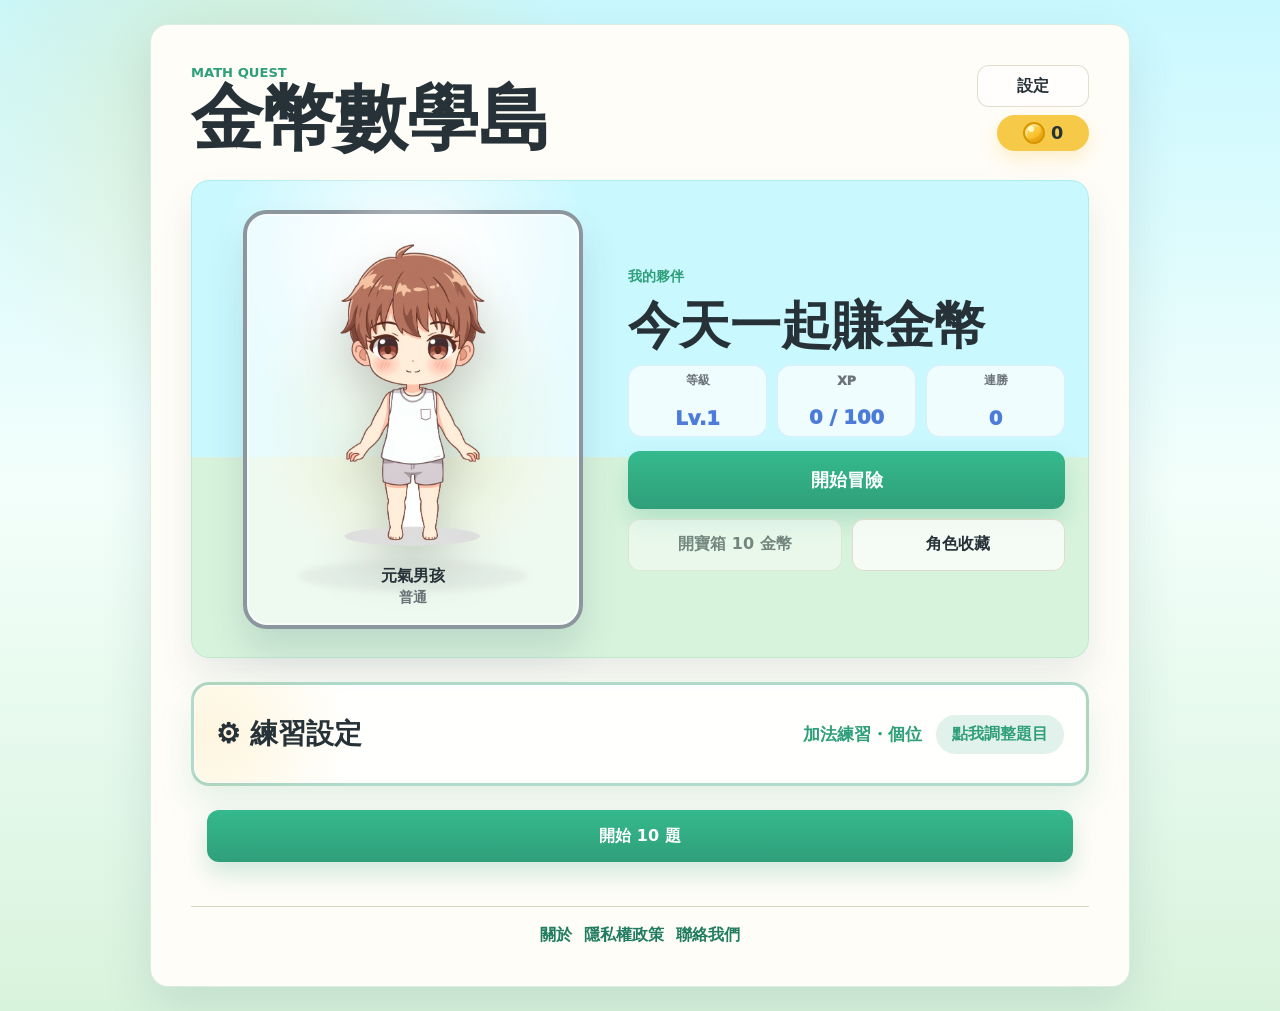
<file: index.html>
<!doctype html>
<html lang="zh-Hant">
  <head>
    <meta charset="utf-8" />
    <meta name="viewport" content="width=device-width, initial-scale=1" />
    <title>金幣數學島</title>
    <link rel="stylesheet" href="style.css" />
  </head>
  <body>
    <main class="app-shell">
      <section class="practice-panel" aria-labelledby="app-title">
        <div class="topbar">
          <div>
            <p class="eyebrow">Math Quest</p>
            <h1 id="app-title">金幣數學島</h1>
          </div>
          <div class="top-actions">
            <button class="secondary-button compact-button" id="settingsButton" type="button">設定</button>
            <div class="top-coin" id="coinText" aria-label="目前金幣">🪙 0</div>
          </div>
        </div>

        <section class="setup-view" id="setupView">
          <section class="lobby-hero" id="lobbyHero">
            <div class="lobby-stage">
              <div class="lobby-character-card rarity-common" id="lobbyCharacterCard">
                <div class="lobby-character-media" id="lobbyCharacterMedia">
                  <img id="lobbyCharacterImage" src="assets/characters/boy_basic_display.png" alt="目前角色" />
                </div>
                <div class="lobby-character-meta">
                  <strong id="lobbyCharacterName">元氣男孩</strong>
                  <span id="lobbyCharacterRarity">普通</span>
                </div>
              </div>
            </div>
            <div class="lobby-info">
              <p class="lobby-kicker">我的夥伴</p>
              <h2>今天一起賺金幣</h2>
              <div class="lobby-stats">
                <div>
                  <span>等級</span>
                  <strong id="lobbyLevelText">Lv.1</strong>
                </div>
                <div>
                  <span>XP</span>
                  <strong id="lobbyXpText">0 / 100</strong>
                </div>
                <div>
                  <span>連勝</span>
                  <strong id="lobbyStreakText">0</strong>
                </div>
              </div>
              <div class="lobby-actions">
                <button class="primary-button" id="lobbyStartButton" type="button">開始冒險</button>
                <button class="secondary-button" id="lobbyChestButton" type="button">開寶箱 10 金幣</button>
                <button class="secondary-button" id="lobbyCharacterButton" type="button">角色收藏</button>
              </div>
            </div>
          </section>

          <details class="practice-settings-panel" id="practiceSettingsPanel">
            <summary>
              <span class="settings-summary-title">⚙ 練習設定</span>
              <strong id="practiceSummaryText">加法練習・個位</strong>
              <em>點我調整題目</em>
            </summary>

          <div class="field-group">
            <h2>選擇練習</h2>
            <div class="mode-grid" role="radiogroup" aria-label="練習模式">
              <label class="mode-card">
                <input type="radio" name="practiceMode" value="add" checked />
                <strong class="mode-symbol">+</strong>
                <span>加法練習</span>
                <small>直式加法、進位練習</small>
              </label>
              <label class="mode-card">
                <input type="radio" name="practiceMode" value="subtract" />
                <strong class="mode-symbol">−</strong>
                <span>減法練習</span>
                <small>直式減法、借位練習</small>
              </label>
              <label class="mode-card">
                <input type="radio" name="practiceMode" value="multiply" />
                <strong class="mode-symbol">×</strong>
                <span>乘法練習</span>
                <small>1 到 9 乘法表、十位乘法</small>
              </label>
              <label class="mode-card">
                <input type="radio" name="practiceMode" value="divide" />
                <strong class="mode-symbol">÷</strong>
                <span>除法練習</span>
                <small>除以 1 到 9、十位除法</small>
              </label>
              <label class="mode-card game-mode-card">
                <input type="radio" name="practiceMode" value="miniGames" />
                <strong class="mode-symbol">★</strong>
                <span>小遊戲</span>
                <small>打怪練習、拼圖解鎖</small>
              </label>
            </div>
          </div>

          <div class="field-group hidden" id="miniGameSettings">
            <h2>選擇小遊戲</h2>
            <div class="mini-game-grid" role="radiogroup" aria-label="小遊戲">
              <label class="option-card">
                <input type="radio" name="miniGameMode" value="monster" checked />
                <span>打怪練習</span>
                <small>先選題型，答對攻擊</small>
              </label>
              <label class="option-card">
                <input type="radio" name="miniGameMode" value="puzzle" />
                <span>拼圖解鎖</span>
                <small>答對一題，解鎖一片圖片</small>
              </label>
            </div>
            <h2>選擇題目</h2>
            <div class="segmented mini-operation-options" role="radiogroup" aria-label="小遊戲題目">
              <label><input type="radio" name="miniGameOperation" value="add" checked />加法</label>
              <label><input type="radio" name="miniGameOperation" value="subtract" />減法</label>
              <label><input type="radio" name="miniGameOperation" value="multiply" />乘法</label>
              <label><input type="radio" name="miniGameOperation" value="mixed" />混合</label>
            </div>
          </div>

          <div class="field-group" id="arithmeticSettings">
            <h2>選擇位數</h2>
            <div class="option-grid" role="radiogroup" aria-label="位數">
              <label class="option-card">
                <input type="radio" name="digits" value="1" checked />
                <span>個位</span>
                <small>0 到 10</small>
              </label>
              <label class="option-card">
                <input type="radio" name="digits" value="2" />
                <span>十位</span>
                <small>10 到 99</small>
              </label>
              <label class="option-card">
                <input type="radio" name="digits" value="3" />
                <span>百位</span>
                <small>100 到 999</small>
              </label>
              <label class="option-card">
                <input type="radio" name="digits" value="4" />
                <span>千位</span>
                <small>1000 到 9999</small>
              </label>
            </div>

            <h2>難度設定</h2>
            <div class="difficulty-grid">
              <div id="addDifficultySettings">
                <h3>加法</h3>
                <div class="segmented two-options" role="radiogroup" aria-label="加法難度">
                  <label><input type="radio" name="addDifficulty" value="any" checked />不限</label>
                  <label><input type="radio" name="addDifficulty" value="noCarry" />不進位</label>
                  <label><input type="radio" name="addDifficulty" value="carry" />有進位</label>
                </div>
              </div>
              <div id="subtractDifficultySettings">
                <h3>減法</h3>
                <div class="segmented two-options" role="radiogroup" aria-label="減法難度">
                  <label><input type="radio" name="subtractDifficulty" value="any" checked />不限</label>
                  <label><input type="radio" name="subtractDifficulty" value="noBorrow" />不借位</label>
                  <label><input type="radio" name="subtractDifficulty" value="borrow" />有借位</label>
                </div>
              </div>
            </div>
          </div>

          <div class="field-group hidden" id="multiplySettings">
            <h2>乘法測驗</h2>
            <div class="times-grid" role="radiogroup" aria-label="乘法設定">
              <label><input type="radio" name="multiplyMode" value="table-1" checked />1</label>
              <label><input type="radio" name="multiplyMode" value="table-2" />2</label>
              <label><input type="radio" name="multiplyMode" value="table-3" />3</label>
              <label><input type="radio" name="multiplyMode" value="table-4" />4</label>
              <label><input type="radio" name="multiplyMode" value="table-5" />5</label>
              <label><input type="radio" name="multiplyMode" value="table-6" />6</label>
              <label><input type="radio" name="multiplyMode" value="table-7" />7</label>
              <label><input type="radio" name="multiplyMode" value="table-8" />8</label>
              <label><input type="radio" name="multiplyMode" value="table-9" />9</label>
              <label class="wide-option"><input type="radio" name="multiplyMode" value="tens" />十位乘法</label>
              <label class="wide-option"><input type="radio" name="multiplyMode" value="hundreds" />百位乘法</label>
            </div>

            <h2>乘法表背誦</h2>
            <div class="times-grid" role="radiogroup" aria-label="乘法表背誦">
              <label><input type="radio" name="multiplyMode" value="recite-1" />1 表</label>
              <label><input type="radio" name="multiplyMode" value="recite-2" />2 表</label>
              <label><input type="radio" name="multiplyMode" value="recite-3" />3 表</label>
              <label><input type="radio" name="multiplyMode" value="recite-4" />4 表</label>
              <label><input type="radio" name="multiplyMode" value="recite-5" />5 表</label>
              <label><input type="radio" name="multiplyMode" value="recite-6" />6 表</label>
              <label><input type="radio" name="multiplyMode" value="recite-7" />7 表</label>
              <label><input type="radio" name="multiplyMode" value="recite-8" />8 表</label>
              <label><input type="radio" name="multiplyMode" value="recite-9" />9 表</label>
            </div>
          </div>

          <div class="field-group hidden" id="divideSettings">
            <h2>除法設定</h2>
            <div class="times-grid" role="radiogroup" aria-label="除法設定">
              <label><input type="radio" name="divideMode" value="divide-1" checked />除以 1</label>
              <label><input type="radio" name="divideMode" value="divide-2" />除以 2</label>
              <label><input type="radio" name="divideMode" value="divide-3" />除以 3</label>
              <label><input type="radio" name="divideMode" value="divide-4" />除以 4</label>
              <label><input type="radio" name="divideMode" value="divide-5" />除以 5</label>
              <label><input type="radio" name="divideMode" value="divide-6" />除以 6</label>
              <label><input type="radio" name="divideMode" value="divide-7" />除以 7</label>
              <label><input type="radio" name="divideMode" value="divide-8" />除以 8</label>
              <label><input type="radio" name="divideMode" value="divide-9" />除以 9</label>
              <label class="wide-option"><input type="radio" name="divideMode" value="tens" />十位除法</label>
            </div>
          </div>

          <div class="field-group" id="practiceOptions">
            <h2>練習選項</h2>
            <div class="settings-grid">
              <label class="toggle-card">
                <input type="checkbox" id="timedModeToggle" />
                <span>限時模式</span>
                <small><input class="time-input" id="timeLimitInput" type="number" min="10" max="600" step="10" value="60" /> 秒內一直答題</small>
              </label>
            </div>
          </div>

          <div class="daily-card" id="dailyCard">
            <h2>今日練習</h2>
            <div id="dailySummary">今天還沒完成練習</div>
          </div>

          </details>

          <button class="primary-button setup-start-button" id="startButton" type="button">開始 10 題</button>
          <button class="primary-button setup-start-button setup-start-button-bottom" id="bottomStartButton" type="button">開始 10 題</button>
        </section>

        <section class="settings-view hidden" id="settingsView">
          <div class="settings-header">
            <h2>設定</h2>
            <button class="secondary-button compact-button" id="settingsBackButton" type="button">回主選單</button>
          </div>
          <label class="toggle-card">
            <input type="checkbox" id="soundToggle" checked />
            <span>鼓勵音效</span>
            <small>答對答錯都有提示音，可以隨時關閉</small>
          </label>
          <label class="select-card">
            <span>語言</span>
            <select id="languageSelect">
              <option value="zh-Hant">繁體中文</option>
              <option value="en">English</option>
            </select>
          </label>
          <div class="version-card">
            <span>版本</span>
              <strong>v2.8.0</strong>
          </div>
        </section>

        <section class="character-view hidden" id="characterView">
          <div class="settings-header">
            <h2>我的角色</h2>
            <button class="secondary-button compact-button" id="characterBackButton" type="button">回主選單</button>
          </div>
          <section class="character-panel" id="characterPanel">
            <div class="character-header">
              <div>
                <p id="characterHint">選擇一位陪你一起練習的夥伴</p>
              </div>
              <div class="coin-pill"><span id="characterCoinText">🪙 0</span></div>
            </div>
            <div class="game-stats">
              <div>
                <span>等級</span>
                <strong id="levelText">Lv.1</strong>
              </div>
              <div>
                <span>XP</span>
                <strong id="xpText">0 / 100</strong>
              </div>
              <div>
                <span>連勝</span>
                <strong id="streakText">0</strong>
              </div>
            </div>

            <div class="character-choice" id="characterChoice">
              <button class="character-choice-card" type="button" data-character="boy">
                <img class="choice-character-image choice-character-boy" src="assets/characters/boy_basic_display.png" alt="小男孩" />
                <strong>小男孩</strong>
              </button>
              <button class="character-choice-card" type="button" data-character="girl">
                <img class="choice-character-image choice-character-girl" src="assets/characters/girl_basic_display.png" alt="小女孩" />
                <strong>小女孩</strong>
              </button>
            </div>

            <div class="character-dashboard hidden" id="characterDashboard">
              <div class="avatar-stage" id="avatarStage" aria-label="角色預覽"></div>
              <div class="character-actions">
                <button class="secondary-button compact-button" id="changeCharacterButton" type="button">換角色</button>
                <p id="chestMessage">完成 10 題可獲得金幣與 XP。</p>
              </div>
              <div class="chest-panel">
                <button class="primary-button compact-button" id="openChestButton" type="button">開寶箱 10 金幣</button>
                <p>開寶箱收集裝備，裝備後切換造型。</p>
              </div>
              <div class="item-panel">
                <h3>物品</h3>
                <div class="item-grid" id="itemGrid"></div>
              </div>
              <details class="inventory-panel catalog-panel">
                <summary>
                  <h3>角色收藏</h3>
                  <span>圖鑑</span>
                </summary>
                <div class="inventory-grid" id="inventoryGrid"></div>
              </details>
              <div class="gm-panel gm-panel-hidden" aria-hidden="true">
                <h3>GM 測試</h3>
                <div class="gm-actions">
                  <button class="secondary-button compact-button" id="gmAddCoinsButton" type="button">+10G</button>
                  <button class="secondary-button compact-button" id="gmLevelUpButton" type="button">等級 +1</button>
                  <button class="secondary-button compact-button" id="gmUnlockAllButton" type="button">解鎖全部</button>
                  <button class="secondary-button compact-button" id="gmOpenChestButton" type="button">測試寶箱</button>
                  <button class="secondary-button compact-button" id="gmCycleMonsterButton" type="button">怪物 +1</button>
                  <button class="secondary-button compact-button" id="gmResetCharacterButton" type="button">重置角色</button>
                </div>
              </div>
            </div>
          </section>
        </section>

        <section class="quiz-view hidden" id="quizView" aria-live="polite">
          <div class="quiz-actions">
            <button class="secondary-button compact-button" id="stopButton" type="button">停止練習</button>
          </div>
          <div class="progress-row">
            <span id="questionCount">第 1 / 10 題</span>
            <span id="scoreText">答對 0 題</span>
            <span class="timer-text hidden" id="timerText">剩 60 秒</span>
          </div>
          <div class="progress-bar" aria-hidden="true">
            <div id="progressFill"></div>
          </div>

          <div class="question-card">
            <div class="question" id="questionText">3 + 4 = ?</div>
            <p class="feedback hidden" id="feedbackText"></p>
            <form id="answerForm" autocomplete="off">
              <input id="answerInput" name="answer" type="hidden" />
              <button class="secondary-button" id="clearWritingButton" type="button">清除手寫</button>
              <button class="primary-button" id="submitAnswerButton" type="submit">確認</button>
            </form>
          </div>
        </section>

        <section class="monster-view hidden" id="monsterView" aria-live="polite">
          <div class="quiz-actions">
            <button class="secondary-button compact-button" id="monsterStopButton" type="button">停止遊戲</button>
          </div>
          <div class="monster-hud">
            <span id="monsterQuestionCount">第 1 / 10 題</span>
            <span id="monsterScoreText">打中 0 次</span>
          </div>
          <div class="monster-card">
            <div class="monster-scene">
              <div class="monster" id="monsterEnemy" aria-label="怪物">
                <span class="monster-face">×</span>
              </div>
              <div class="monster-health" aria-hidden="true">
                <div id="monsterHealthFill"></div>
              </div>
            </div>
            <div class="monster-question" id="monsterQuestion">3 × 4 = ?</div>
            <div class="choice-grid" id="monsterChoices"></div>
            <p class="feedback hidden" id="monsterFeedback"></p>
          </div>
        </section>

        <section class="puzzle-view hidden" id="puzzleView" aria-live="polite">
          <div class="quiz-actions">
            <button class="secondary-button compact-button" id="puzzleStopButton" type="button">停止遊戲</button>
          </div>
          <div class="puzzle-hud">
            <span id="puzzleQuestionCount">第 1 / 9 題</span>
            <span id="puzzleScoreText">解鎖 0 / 9 片</span>
          </div>
          <div class="puzzle-card">
            <div class="puzzle-board" id="puzzleBoard"></div>
            <div class="puzzle-question" id="puzzleQuestion">3 + 4 = ?</div>
            <div class="choice-grid" id="puzzleChoices"></div>
            <p class="feedback hidden" id="puzzleFeedback"></p>
            <button class="primary-button hidden" id="puzzleResultButton" type="button">看成績</button>
          </div>
        </section>

        <section class="recite-view hidden" id="reciteView" aria-live="polite">
          <div class="recite-header">
            <button class="secondary-button compact-button" id="reciteBackButton" type="button">回主選單</button>
            <div class="recite-switcher" aria-label="切換乘法表">
              <button class="secondary-button compact-button" id="toggleAnswersButton" type="button">遮住答案</button>
              <button class="secondary-button compact-button" id="prevTableButton" type="button">上一表</button>
              <button class="secondary-button compact-button" id="nextTableButton" type="button">下一表</button>
            </div>
          </div>
          <div class="recite-card">
            <h2 id="reciteTitle">1 的乘法表</h2>
            <div class="recite-list" id="reciteList"></div>
          </div>
        </section>

        <section class="result-view hidden" id="resultView">
          <h2>練習完成</h2>
          <div class="result-score" id="resultScore">8 / 10</div>
          <p id="resultMessage">很棒，繼續保持！</p>
          <div class="review-panel hidden" id="reviewPanel">
            <h2>答題紀錄</h2>
            <div class="review-list" id="reviewList"></div>
          </div>
          <div class="result-actions">
            <button class="secondary-button hidden" id="wrongOnlyButton" type="button">只練錯題</button>
            <button class="primary-button hidden" id="claimChestButton" type="button">領取寶箱</button>
            <button class="secondary-button" id="againButton" type="button">再練一次</button>
            <button class="primary-button" id="changeButton" type="button">重新選擇</button>
          </div>
        </section>

        <section class="reward-chest-overlay hidden" id="rewardChestOverlay" aria-live="polite">
          <div class="reward-chest-card">
            <p class="reward-kicker">回合獎勵</p>
            <h2 id="rewardChestTitle">獲得寶箱！</h2>
            <button class="reward-chest-button" id="rewardChestButton" type="button" aria-label="點擊開啟寶箱">
              <img class="reward-chest-image" id="rewardChestImage" src="assets/ui/chest/chest_1_display.png" alt="" aria-hidden="true" />
            </button>
            <p class="reward-chest-hint" id="rewardChestHint">點擊寶箱開啟</p>
            <div class="reward-chest-result hidden" id="rewardChestResult"></div>
            <button class="primary-button compact-button hidden" id="rewardChestCloseButton" type="button">回主選單</button>
          </div>
        </section>
        <footer class="site-footer">
          <a href="about.html">關於</a>
          <a href="privacy.html">隱私權政策</a>
          <a href="contact.html">聯絡我們</a>
        </footer>
      </section>
    </main>

    <script src="script.js"></script>
  </body>
</html>
</file>
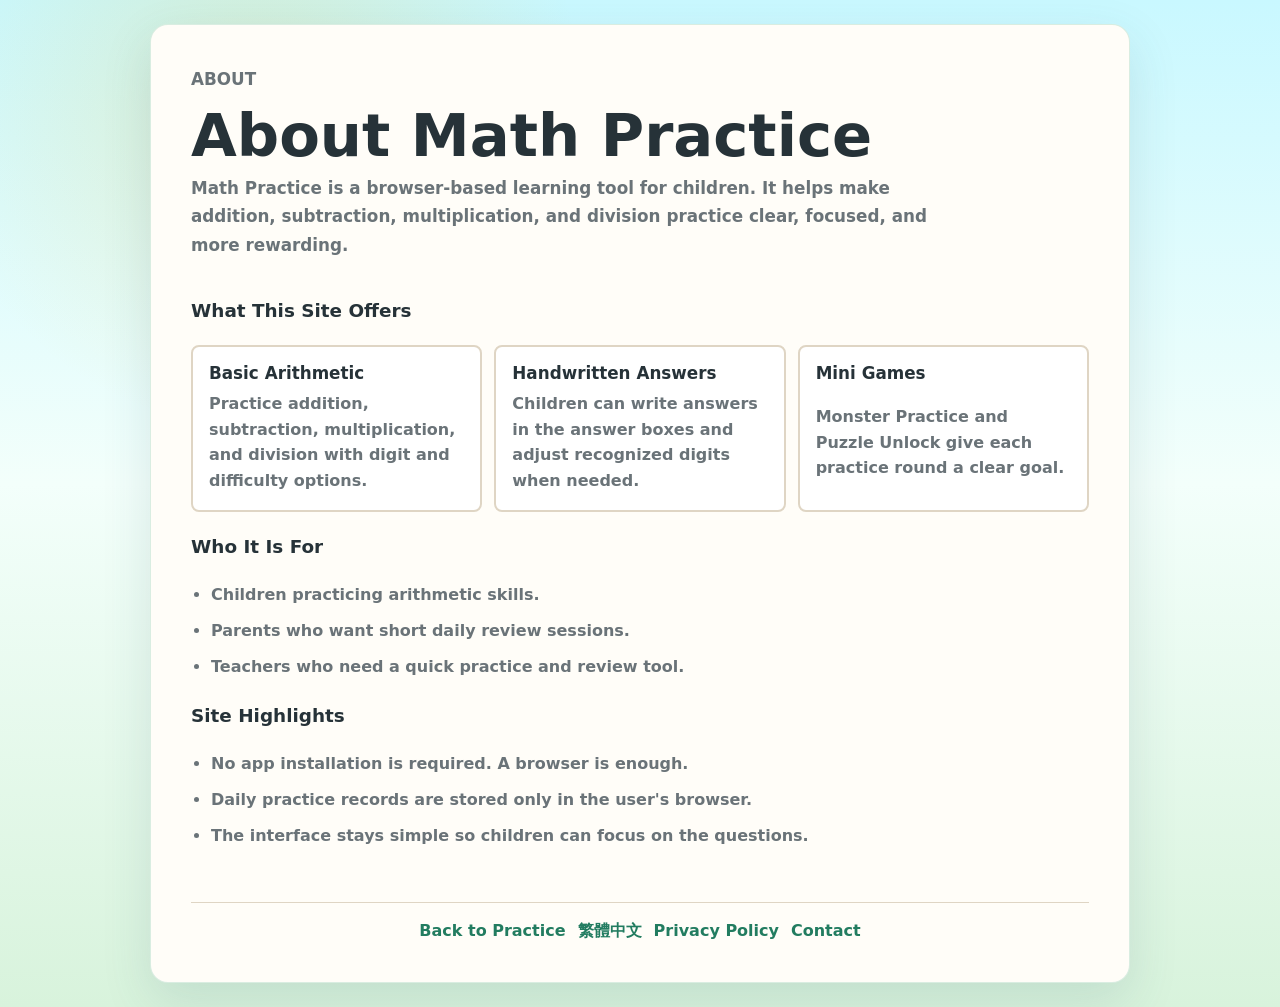
<file: about-en.html>
<!doctype html>
<html lang="en">
  <head>
    <meta charset="utf-8" />
    <meta name="viewport" content="width=device-width, initial-scale=1" />
    <title>About | Math Practice</title>
    <link rel="stylesheet" href="style.css" />
  </head>
  <body>
    <main class="app-shell">
      <section class="practice-panel content-panel">
        <header class="page-header">
          <p class="eyebrow">About</p>
          <h1>About Math Practice</h1>
          <p>
            Math Practice is a browser-based learning tool for children. It helps make addition, subtraction,
            multiplication, and division practice clear, focused, and more rewarding.
          </p>
        </header>

        <section class="content-section">
          <h2>What This Site Offers</h2>
          <div class="info-grid">
            <div class="info-card">
              <strong>Basic Arithmetic</strong>
              <span>Practice addition, subtraction, multiplication, and division with digit and difficulty options.</span>
            </div>
            <div class="info-card">
              <strong>Handwritten Answers</strong>
              <span>Children can write answers in the answer boxes and adjust recognized digits when needed.</span>
            </div>
            <div class="info-card">
              <strong>Mini Games</strong>
              <span>Monster Practice and Puzzle Unlock give each practice round a clear goal.</span>
            </div>
          </div>
        </section>

        <section class="content-section">
          <h2>Who It Is For</h2>
          <ul>
            <li>Children practicing arithmetic skills.</li>
            <li>Parents who want short daily review sessions.</li>
            <li>Teachers who need a quick practice and review tool.</li>
          </ul>
        </section>

        <section class="content-section">
          <h2>Site Highlights</h2>
          <ul>
            <li>No app installation is required. A browser is enough.</li>
            <li>Daily practice records are stored only in the user's browser.</li>
            <li>The interface stays simple so children can focus on the questions.</li>
          </ul>
        </section>

        <footer class="site-footer">
          <a href="index.html">Back to Practice</a>
          <a href="about.html">繁體中文</a>
          <a href="privacy-en.html">Privacy Policy</a>
          <a href="contact-en.html">Contact</a>
        </footer>
      </section>
    </main>
  </body>
</html>
</file>
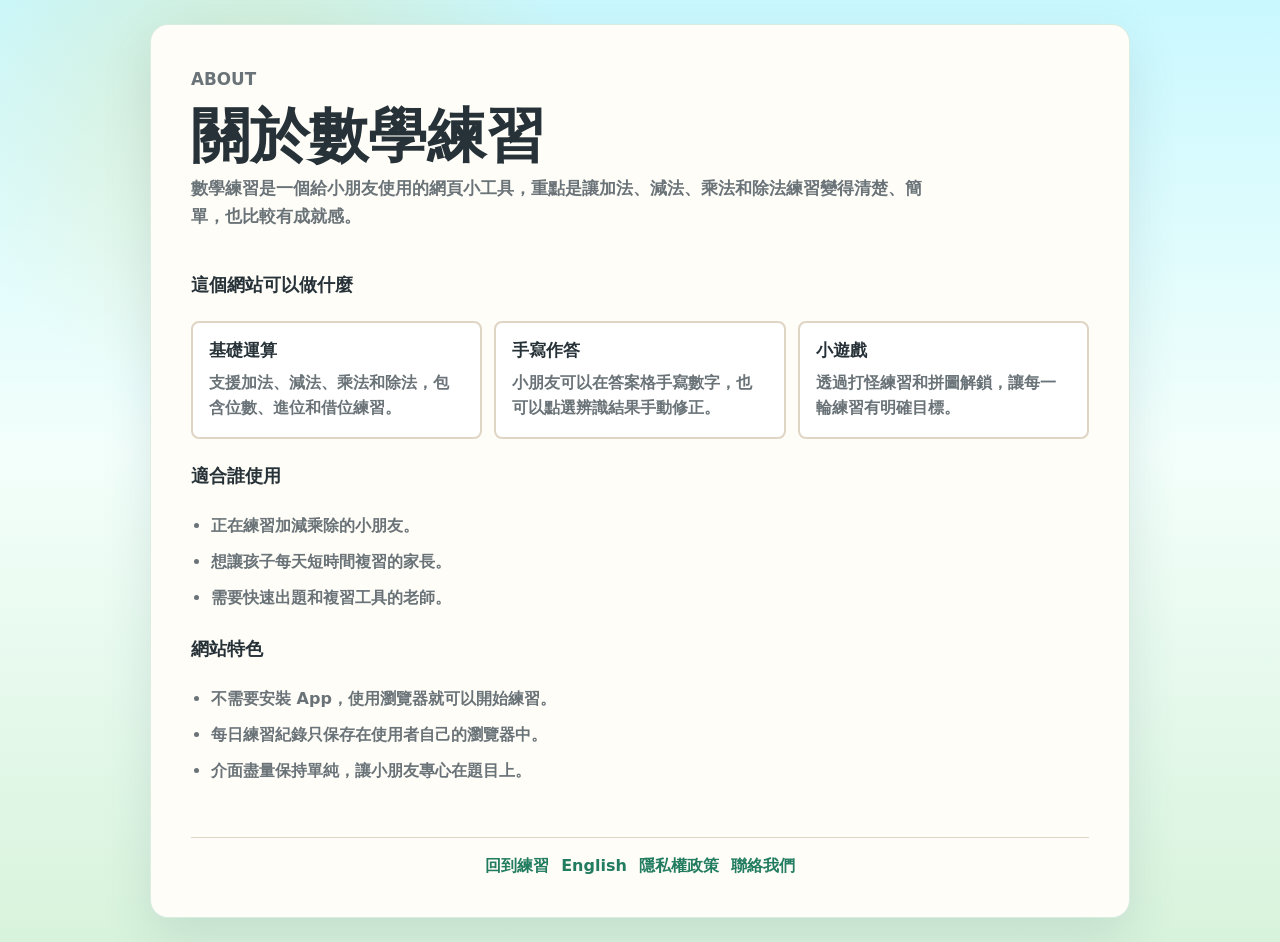
<file: about.html>
<!doctype html>
<html lang="zh-Hant">
  <head>
    <meta charset="utf-8" />
    <meta name="viewport" content="width=device-width, initial-scale=1" />
    <title>關於｜數學練習</title>
    <link rel="stylesheet" href="style.css" />
  </head>
  <body>
    <main class="app-shell">
      <section class="practice-panel content-panel">
        <header class="page-header">
          <p class="eyebrow">About</p>
          <h1>關於數學練習</h1>
          <p>
            數學練習是一個給小朋友使用的網頁小工具，重點是讓加法、減法、乘法和除法練習變得清楚、簡單，也比較有成就感。
          </p>
        </header>

        <section class="content-section">
          <h2>這個網站可以做什麼</h2>
          <div class="info-grid">
            <div class="info-card">
              <strong>基礎運算</strong>
              <span>支援加法、減法、乘法和除法，包含位數、進位和借位練習。</span>
            </div>
            <div class="info-card">
              <strong>手寫作答</strong>
              <span>小朋友可以在答案格手寫數字，也可以點選辨識結果手動修正。</span>
            </div>
            <div class="info-card">
              <strong>小遊戲</strong>
              <span>透過打怪練習和拼圖解鎖，讓每一輪練習有明確目標。</span>
            </div>
          </div>
        </section>

        <section class="content-section">
          <h2>適合誰使用</h2>
          <ul>
            <li>正在練習加減乘除的小朋友。</li>
            <li>想讓孩子每天短時間複習的家長。</li>
            <li>需要快速出題和複習工具的老師。</li>
          </ul>
        </section>

        <section class="content-section">
          <h2>網站特色</h2>
          <ul>
            <li>不需要安裝 App，使用瀏覽器就可以開始練習。</li>
            <li>每日練習紀錄只保存在使用者自己的瀏覽器中。</li>
            <li>介面盡量保持單純，讓小朋友專心在題目上。</li>
          </ul>
        </section>

        <footer class="site-footer">
          <a href="index.html">回到練習</a>
          <a href="about-en.html">English</a>
          <a href="privacy.html">隱私權政策</a>
          <a href="contact.html">聯絡我們</a>
        </footer>
      </section>
    </main>
  </body>
</html>
</file>
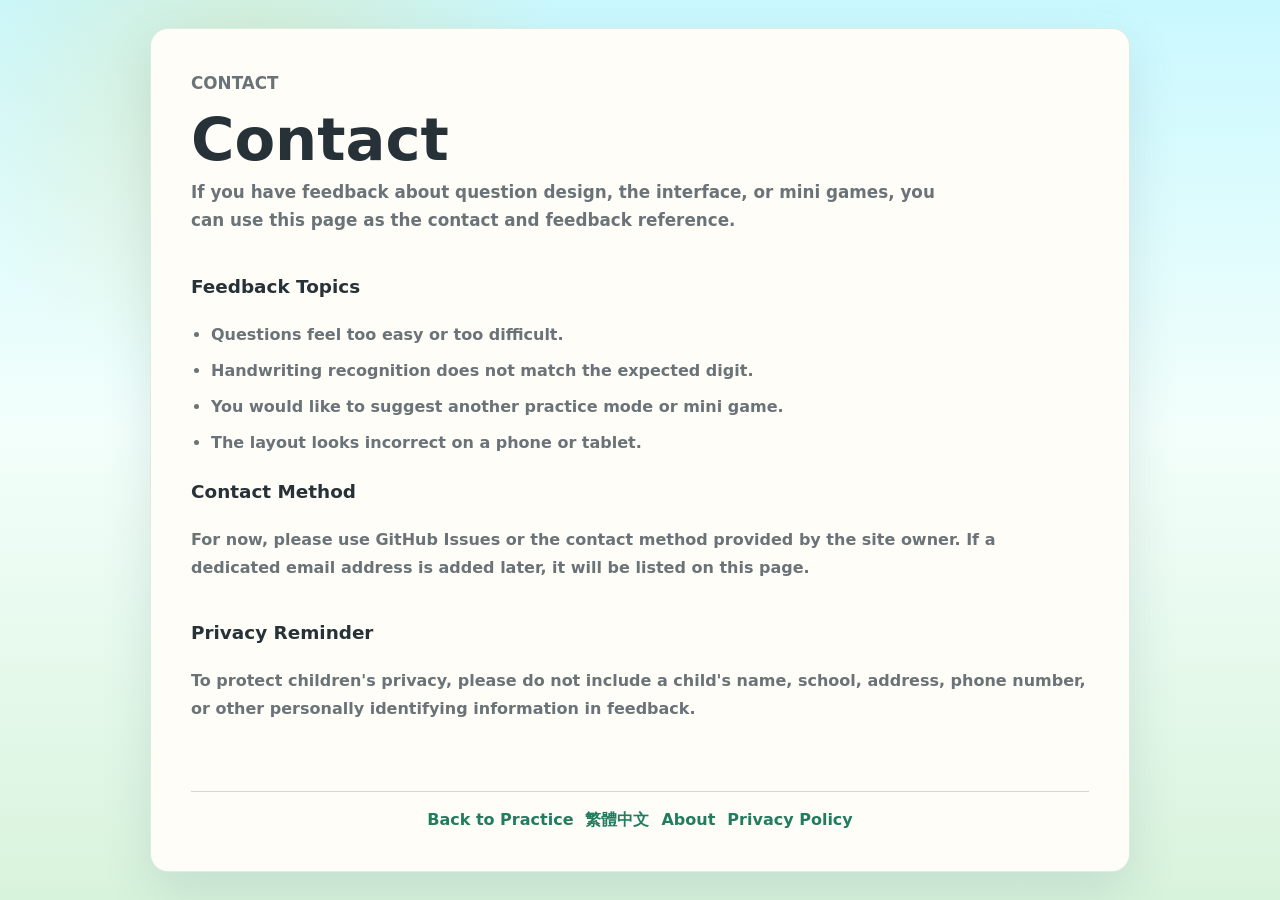
<file: contact-en.html>
<!doctype html>
<html lang="en">
  <head>
    <meta charset="utf-8" />
    <meta name="viewport" content="width=device-width, initial-scale=1" />
    <title>Contact | Math Practice</title>
    <link rel="stylesheet" href="style.css" />
  </head>
  <body>
    <main class="app-shell">
      <section class="practice-panel content-panel">
        <header class="page-header">
          <p class="eyebrow">Contact</p>
          <h1>Contact</h1>
          <p>
            If you have feedback about question design, the interface, or mini games, you can use this page as the
            contact and feedback reference.
          </p>
        </header>

        <section class="content-section">
          <h2>Feedback Topics</h2>
          <ul>
            <li>Questions feel too easy or too difficult.</li>
            <li>Handwriting recognition does not match the expected digit.</li>
            <li>You would like to suggest another practice mode or mini game.</li>
            <li>The layout looks incorrect on a phone or tablet.</li>
          </ul>
        </section>

        <section class="content-section">
          <h2>Contact Method</h2>
          <p>
            For now, please use GitHub Issues or the contact method provided by the site owner. If a dedicated email
            address is added later, it will be listed on this page.
          </p>
        </section>

        <section class="content-section">
          <h2>Privacy Reminder</h2>
          <p>
            To protect children's privacy, please do not include a child's name, school, address, phone number, or other
            personally identifying information in feedback.
          </p>
        </section>

        <footer class="site-footer">
          <a href="index.html">Back to Practice</a>
          <a href="contact.html">繁體中文</a>
          <a href="about-en.html">About</a>
          <a href="privacy-en.html">Privacy Policy</a>
        </footer>
      </section>
    </main>
  </body>
</html>
</file>
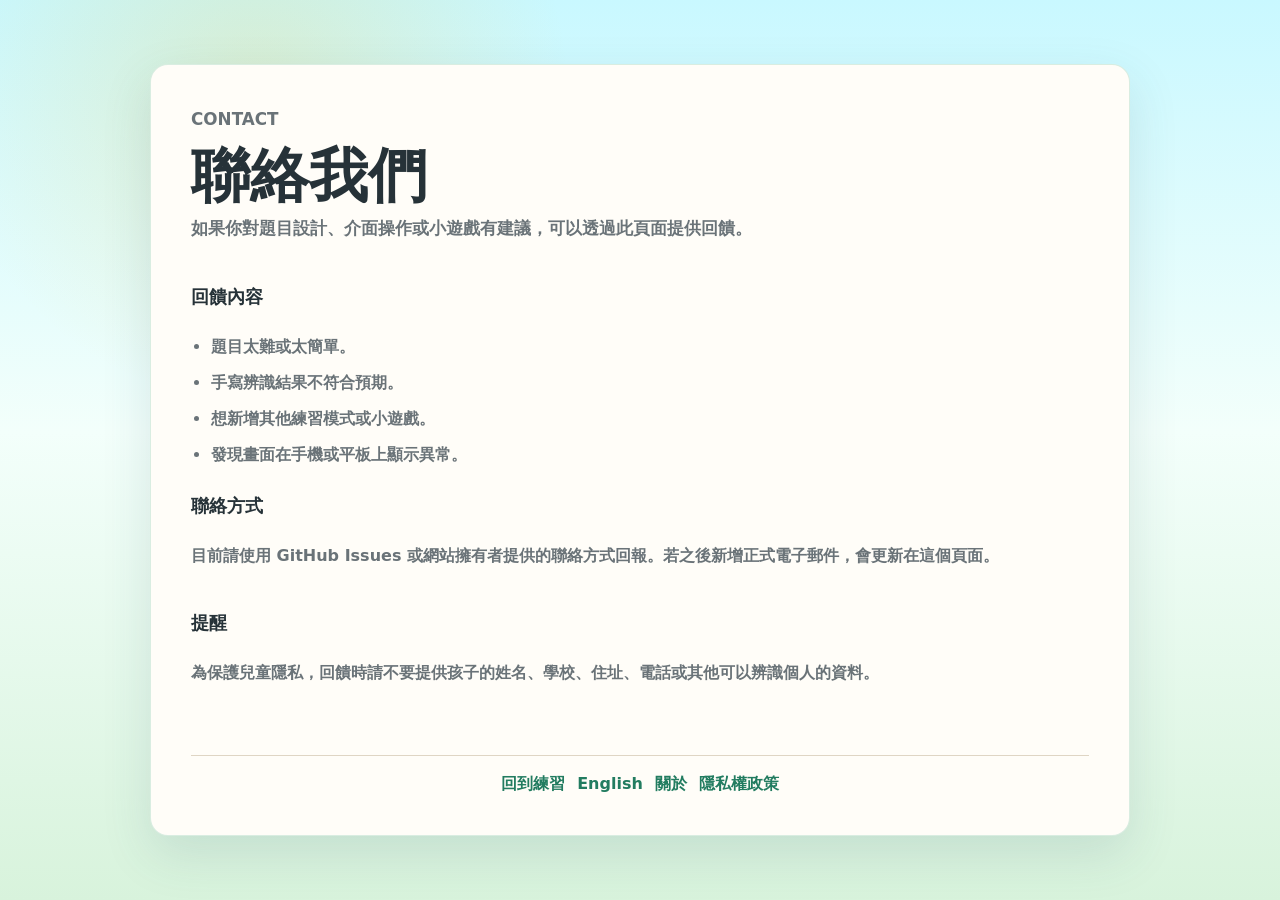
<file: contact.html>
<!doctype html>
<html lang="zh-Hant">
  <head>
    <meta charset="utf-8" />
    <meta name="viewport" content="width=device-width, initial-scale=1" />
    <title>聯絡我們｜數學練習</title>
    <link rel="stylesheet" href="style.css" />
  </head>
  <body>
    <main class="app-shell">
      <section class="practice-panel content-panel">
        <header class="page-header">
          <p class="eyebrow">Contact</p>
          <h1>聯絡我們</h1>
          <p>
            如果你對題目設計、介面操作或小遊戲有建議，可以透過此頁面提供回饋。
          </p>
        </header>

        <section class="content-section">
          <h2>回饋內容</h2>
          <ul>
            <li>題目太難或太簡單。</li>
            <li>手寫辨識結果不符合預期。</li>
            <li>想新增其他練習模式或小遊戲。</li>
            <li>發現畫面在手機或平板上顯示異常。</li>
          </ul>
        </section>

        <section class="content-section">
          <h2>聯絡方式</h2>
          <p>
            目前請使用 GitHub Issues 或網站擁有者提供的聯絡方式回報。若之後新增正式電子郵件，會更新在這個頁面。
          </p>
        </section>

        <section class="content-section">
          <h2>提醒</h2>
          <p>
            為保護兒童隱私，回饋時請不要提供孩子的姓名、學校、住址、電話或其他可以辨識個人的資料。
          </p>
        </section>

        <footer class="site-footer">
          <a href="index.html">回到練習</a>
          <a href="contact-en.html">English</a>
          <a href="about.html">關於</a>
          <a href="privacy.html">隱私權政策</a>
        </footer>
      </section>
    </main>
  </body>
</html>
</file>
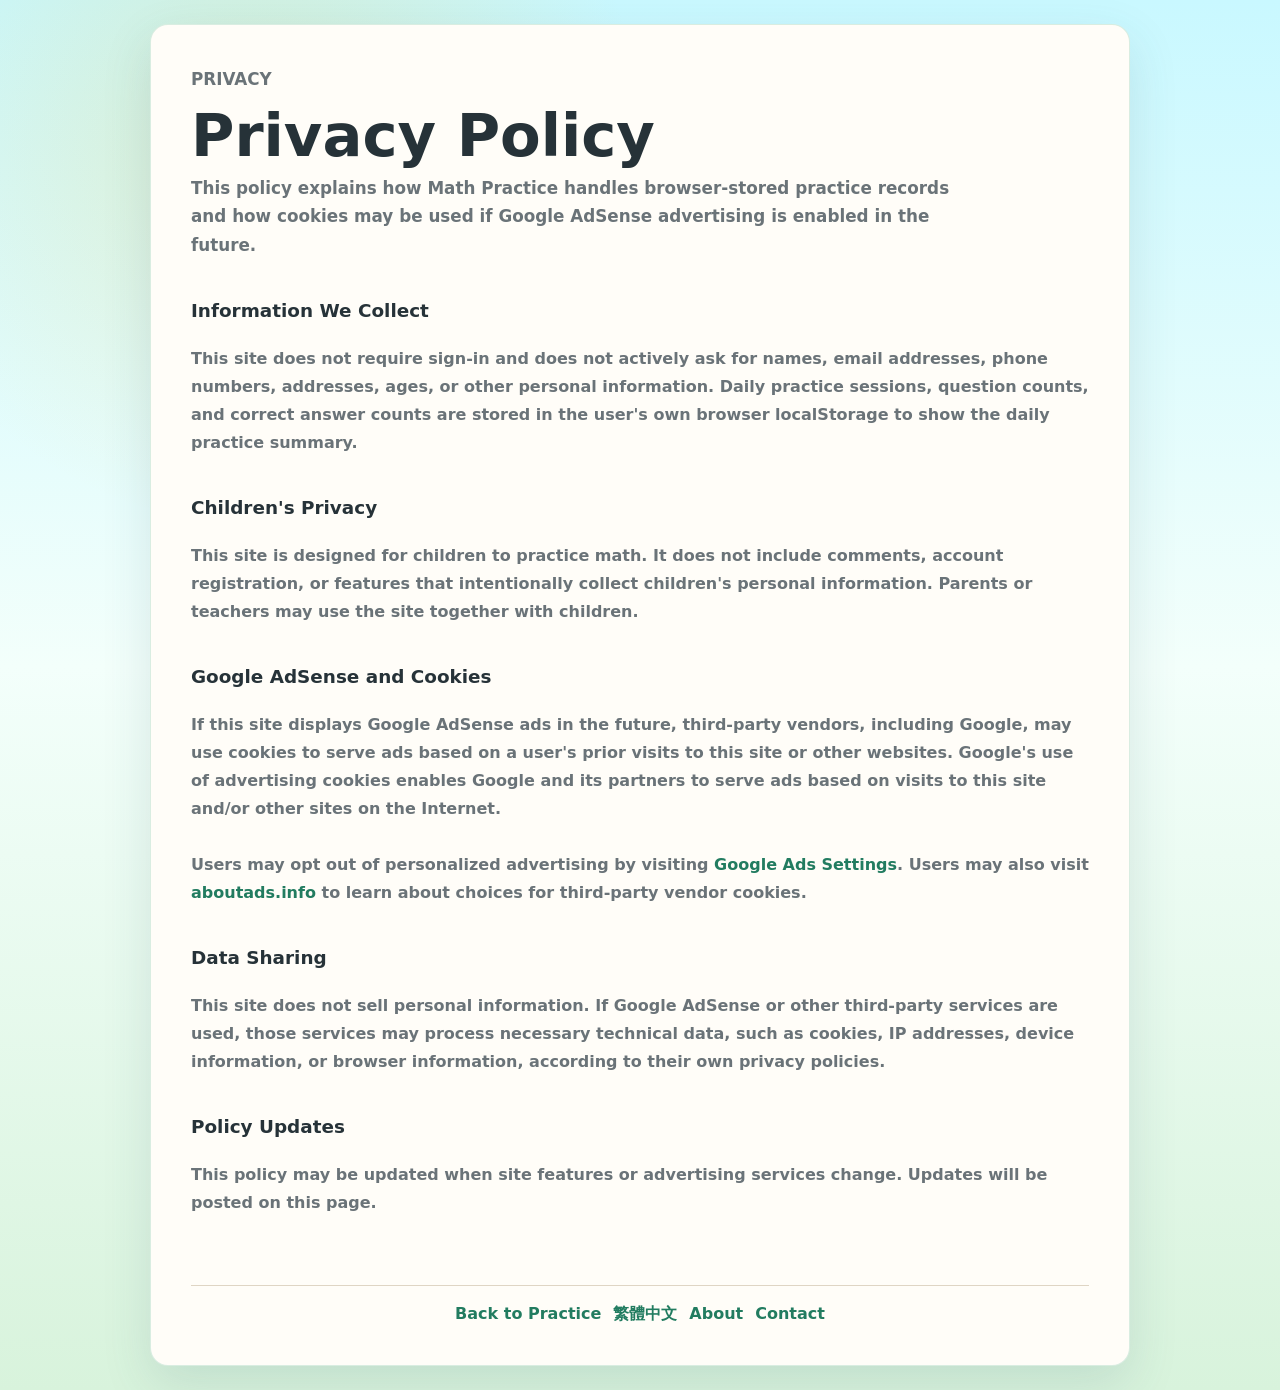
<file: privacy-en.html>
<!doctype html>
<html lang="en">
  <head>
    <meta charset="utf-8" />
    <meta name="viewport" content="width=device-width, initial-scale=1" />
    <title>Privacy Policy | Math Practice</title>
    <link rel="stylesheet" href="style.css" />
  </head>
  <body>
    <main class="app-shell">
      <section class="practice-panel content-panel">
        <header class="page-header">
          <p class="eyebrow">Privacy</p>
          <h1>Privacy Policy</h1>
          <p>
            This policy explains how Math Practice handles browser-stored practice records and how cookies may be used
            if Google AdSense advertising is enabled in the future.
          </p>
        </header>

        <section class="content-section">
          <h2>Information We Collect</h2>
          <p>
            This site does not require sign-in and does not actively ask for names, email addresses, phone numbers,
            addresses, ages, or other personal information. Daily practice sessions, question counts, and correct answer
            counts are stored in the user's own browser localStorage to show the daily practice summary.
          </p>
        </section>

        <section class="content-section">
          <h2>Children's Privacy</h2>
          <p>
            This site is designed for children to practice math. It does not include comments, account registration, or
            features that intentionally collect children's personal information. Parents or teachers may use the site
            together with children.
          </p>
        </section>

        <section class="content-section">
          <h2>Google AdSense and Cookies</h2>
          <p>
            If this site displays Google AdSense ads in the future, third-party vendors, including Google, may use
            cookies to serve ads based on a user's prior visits to this site or other websites. Google's use of
            advertising cookies enables Google and its partners to serve ads based on visits to this site and/or other
            sites on the Internet.
          </p>
          <p>
            Users may opt out of personalized advertising by visiting
            <a class="text-link" href="https://www.google.com/settings/ads" rel="noopener noreferrer">Google Ads Settings</a>.
            Users may also visit
            <a class="text-link" href="https://www.aboutads.info/" rel="noopener noreferrer">aboutads.info</a>
            to learn about choices for third-party vendor cookies.
          </p>
        </section>

        <section class="content-section">
          <h2>Data Sharing</h2>
          <p>
            This site does not sell personal information. If Google AdSense or other third-party services are used, those
            services may process necessary technical data, such as cookies, IP addresses, device information, or browser
            information, according to their own privacy policies.
          </p>
        </section>

        <section class="content-section">
          <h2>Policy Updates</h2>
          <p>
            This policy may be updated when site features or advertising services change. Updates will be posted on this
            page.
          </p>
        </section>

        <footer class="site-footer">
          <a href="index.html">Back to Practice</a>
          <a href="privacy.html">繁體中文</a>
          <a href="about-en.html">About</a>
          <a href="contact-en.html">Contact</a>
        </footer>
      </section>
    </main>
  </body>
</html>
</file>
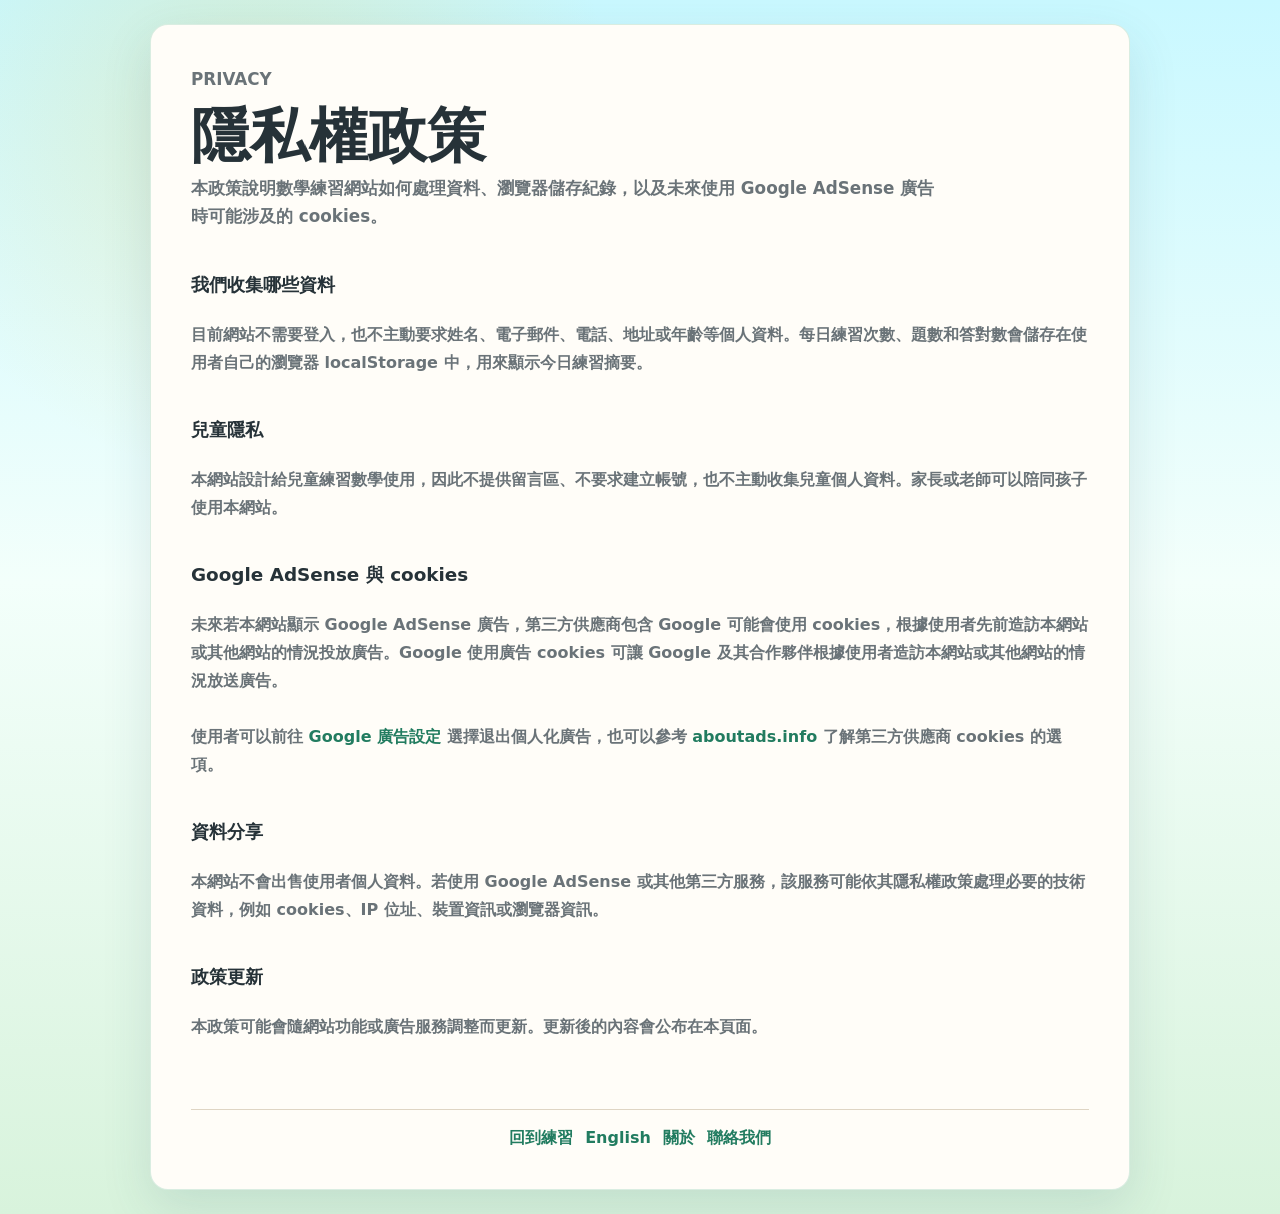
<file: privacy.html>
<!doctype html>
<html lang="zh-Hant">
  <head>
    <meta charset="utf-8" />
    <meta name="viewport" content="width=device-width, initial-scale=1" />
    <title>隱私權政策｜數學練習</title>
    <link rel="stylesheet" href="style.css" />
  </head>
  <body>
    <main class="app-shell">
      <section class="practice-panel content-panel">
        <header class="page-header">
          <p class="eyebrow">Privacy</p>
          <h1>隱私權政策</h1>
          <p>
            本政策說明數學練習網站如何處理資料、瀏覽器儲存紀錄，以及未來使用 Google AdSense 廣告時可能涉及的 cookies。
          </p>
        </header>

        <section class="content-section">
          <h2>我們收集哪些資料</h2>
          <p>
            目前網站不需要登入，也不主動要求姓名、電子郵件、電話、地址或年齡等個人資料。每日練習次數、題數和答對數會儲存在使用者自己的瀏覽器 localStorage 中，用來顯示今日練習摘要。
          </p>
        </section>

        <section class="content-section">
          <h2>兒童隱私</h2>
          <p>
            本網站設計給兒童練習數學使用，因此不提供留言區、不要求建立帳號，也不主動收集兒童個人資料。家長或老師可以陪同孩子使用本網站。
          </p>
        </section>

        <section class="content-section">
          <h2>Google AdSense 與 cookies</h2>
          <p>
            未來若本網站顯示 Google AdSense 廣告，第三方供應商包含 Google 可能會使用 cookies，根據使用者先前造訪本網站或其他網站的情況投放廣告。Google 使用廣告 cookies 可讓 Google 及其合作夥伴根據使用者造訪本網站或其他網站的情況放送廣告。
          </p>
          <p>
            使用者可以前往
            <a class="text-link" href="https://www.google.com/settings/ads" rel="noopener noreferrer">Google 廣告設定</a>
            選擇退出個人化廣告，也可以參考
            <a class="text-link" href="https://www.aboutads.info/" rel="noopener noreferrer">aboutads.info</a>
            了解第三方供應商 cookies 的選項。
          </p>
        </section>

        <section class="content-section">
          <h2>資料分享</h2>
          <p>
            本網站不會出售使用者個人資料。若使用 Google AdSense 或其他第三方服務，該服務可能依其隱私權政策處理必要的技術資料，例如 cookies、IP 位址、裝置資訊或瀏覽器資訊。
          </p>
        </section>

        <section class="content-section">
          <h2>政策更新</h2>
          <p>
            本政策可能會隨網站功能或廣告服務調整而更新。更新後的內容會公布在本頁面。
          </p>
        </section>

        <footer class="site-footer">
          <a href="index.html">回到練習</a>
          <a href="privacy-en.html">English</a>
          <a href="about.html">關於</a>
          <a href="contact.html">聯絡我們</a>
        </footer>
      </section>
    </main>
  </body>
</html>
</file>
<file: style.css>
:root {
  color-scheme: light;
  --bg: #eafcff;
  --panel: #fffdf8;
  --ink: #263238;
  --muted: #6a7378;
  --line: #dfd5c4;
  --sky: #c9f8ff;
  --mint: #d8f3dc;
  --green: #2f9f7a;
  --green-dark: #227c60;
  --coral: #ff7a66;
  --yellow: #f7c948;
  --blue: #4c7bd9;
  --purple: #9c5cff;
  --shadow: 0 18px 50px rgba(49, 93, 104, 0.14);
  font-family: "Segoe UI", system-ui, -apple-system, BlinkMacSystemFont, sans-serif;
}

* {
  box-sizing: border-box;
}

body {
  margin: 0;
  min-height: 100vh;
  background:
    radial-gradient(circle at 20% 10%, rgba(247, 201, 72, 0.24), transparent 24%),
    linear-gradient(180deg, var(--sky) 0%, #f3fffb 48%, var(--mint) 100%),
    var(--bg);
  color: var(--ink);
}

button,
input,
select {
  font: inherit;
}

.app-shell {
  min-height: 100vh;
  display: grid;
  place-items: center;
  padding: 24px;
}

.practice-panel {
  width: min(980px, 100%);
  background: var(--panel);
  border: 1px solid rgba(47, 159, 122, 0.18);
  border-radius: 18px;
  box-shadow: var(--shadow);
  padding: clamp(20px, 4vw, 40px);
}

.content-panel {
  display: grid;
  gap: 24px;
}

.topbar {
  display: flex;
  align-items: flex-start;
  justify-content: space-between;
  gap: 16px;
  margin-bottom: 28px;
}

.top-actions {
  display: grid;
  grid-template-columns: minmax(86px, 1fr);
  align-items: start;
  justify-items: stretch;
  gap: 8px;
  min-width: 112px;
}

.eyebrow {
  margin: 0 0 4px;
  color: var(--green);
  font-weight: 800;
  text-transform: uppercase;
  letter-spacing: 0;
  font-size: 0.82rem;
}

h1,
h2,
p {
  margin-top: 0;
}

h1 {
  margin-bottom: 0;
  font-size: clamp(2rem, 7vw, 4.5rem);
  line-height: 0.95;
}

h2 {
  margin-bottom: 12px;
  font-size: 1.15rem;
}

h3 {
  margin: 0 0 8px;
  font-size: 1rem;
}

.top-coin {
  min-width: 92px;
  min-height: 36px;
  grid-column: 1 / -1;
  justify-self: end;
  display: flex;
  align-items: center;
  justify-content: center;
  gap: 6px;
  place-items: center;
  border-radius: 999px;
  background: var(--yellow);
  color: var(--ink);
  font-size: 1.1rem;
  font-weight: 900;
  box-shadow: 0 8px 18px rgba(247, 201, 72, 0.25);
}

.coin-symbol {
  width: 22px;
  height: 22px;
  border: 2px solid #d79600;
  border-radius: 50%;
  background:
    radial-gradient(circle at 34% 28%, #fff7b8 0 16%, transparent 17%),
    linear-gradient(145deg, #ffe36d, #f5a900);
  box-shadow:
    inset -2px -3px 0 rgba(166, 101, 0, 0.18),
    inset 2px 2px 0 rgba(255, 255, 255, 0.32);
}

.coin-fly {
  --coin-dx: 0px;
  --coin-dy: -120px;
  position: fixed;
  z-index: 50;
  display: inline-flex;
  align-items: center;
  gap: 4px;
  transform: translate(-50%, -50%) scale(1);
  pointer-events: none;
  animation: coinFly 0.85s cubic-bezier(0.2, 0.9, 0.22, 1) forwards;
}

.coin-fly strong {
  color: #9a6100;
  font-size: 1rem;
  font-weight: 950;
  text-shadow: 0 2px 0 rgba(255, 255, 255, 0.8);
}

.perfect-bonus-pop {
  position: fixed;
  z-index: 60;
  display: grid;
  place-items: center;
  gap: 2px;
  min-width: 150px;
  padding: 10px 18px;
  border: 3px solid #f7c948;
  border-radius: 999px;
  background:
    radial-gradient(circle at 50% 0%, rgba(255, 255, 255, 0.95), transparent 34%),
    linear-gradient(135deg, #fff7bf, #ffd958);
  color: #6b4100;
  font-weight: 950;
  box-shadow:
    0 0 0 8px rgba(247, 201, 72, 0.18),
    0 16px 30px rgba(154, 97, 0, 0.22);
  transform: translate(-50%, -50%) scale(0.8);
  pointer-events: none;
  animation: perfectBonusPop 1.5s ease forwards;
}

.perfect-bonus-pop span {
  font-size: 0.82rem;
}

.perfect-bonus-pop strong {
  font-size: 1.6rem;
}

.setup-view,
.settings-view,
.character-view,
.quiz-view,
.puzzle-view,
.recite-view,
.result-view {
  display: grid;
  gap: 24px;
}

.lobby-hero {
  display: grid;
  grid-template-columns: minmax(260px, 0.95fr) minmax(300px, 1.05fr);
  gap: 18px;
  align-items: stretch;
  border-radius: 18px;
  padding: clamp(16px, 3vw, 24px);
  background:
    radial-gradient(circle at 24% 16%, rgba(255, 255, 255, 0.92), transparent 24%),
    linear-gradient(180deg, #c9f8ff 0 58%, #d8f3dc 58% 100%);
  box-shadow:
    inset 0 0 0 1px rgba(47, 159, 122, 0.14),
    0 18px 34px rgba(49, 93, 104, 0.11);
}

.lobby-stage {
  min-height: 430px;
  display: grid;
  place-items: center;
  position: relative;
}

.lobby-stage::after {
  content: "";
  position: absolute;
  left: 50%;
  bottom: 42px;
  width: 230px;
  height: 32px;
  border-radius: 50%;
  background: rgba(38, 50, 56, 0.14);
  filter: blur(3px);
  transform: translateX(-50%);
}

.lobby-character-card {
  position: relative;
  z-index: 1;
  width: min(340px, 100%);
  display: grid;
  justify-items: center;
  gap: 8px;
  border: 4px solid #8b969e;
  border-radius: 24px;
  padding: 18px;
  background:
    radial-gradient(circle at 50% 8%, rgba(255, 255, 255, 0.92), transparent 34%),
    rgba(255, 255, 255, 0.58);
  box-shadow:
    0 22px 36px rgba(49, 93, 104, 0.16),
    inset 0 0 0 2px rgba(255, 255, 255, 0.62);
  animation: lobbyFloat 2.8s ease-in-out infinite;
  cursor: pointer;
}

.lobby-character-card::before {
  content: "";
  position: absolute;
  inset: -18px;
  z-index: -1;
  border-radius: 30px;
  background:
    radial-gradient(circle at 50% 18%, rgba(255, 255, 255, 0.68), transparent 24%),
    radial-gradient(circle at 50% 50%, rgba(247, 201, 72, 0.18), transparent 58%);
  opacity: 0.95;
}

.lobby-character-media {
  display: grid;
  place-items: center;
  width: 100%;
}

.lobby-character-card img,
.lobby-character-asset {
  width: min(282px, 100%);
  height: 326px;
  object-fit: contain;
  filter: drop-shadow(0 20px 22px rgba(35, 48, 55, 0.22));
}

.lobby-character-card video,
.character-video {
  background: transparent;
}

.character-video:not(.is-playing) {
  object-position: center;
}

.lobby-character-card.rarity-rare {
  border-color: var(--blue);
  box-shadow: 0 0 28px rgba(76, 123, 217, 0.28);
}

.lobby-character-card.rarity-epic {
  border-color: var(--purple);
  box-shadow: 0 0 34px rgba(156, 92, 255, 0.34);
}

.lobby-character-card.rarity-legendary {
  border-color: var(--yellow);
  box-shadow: 0 0 40px rgba(247, 201, 72, 0.48);
}

.lobby-character-meta {
  display: grid;
  justify-items: center;
  gap: 2px;
  font-weight: 950;
}

.lobby-character-meta span {
  color: var(--muted);
  font-size: 0.86rem;
}

.lobby-info {
  display: grid;
  align-content: center;
  gap: 14px;
}

.lobby-kicker {
  margin: 0;
  color: var(--green);
  font-size: 0.86rem;
  font-weight: 950;
}

.lobby-info h2 {
  margin: 0;
  font-size: clamp(1.8rem, 5vw, 3.2rem);
  line-height: 1;
}

.lobby-stats {
  display: grid;
  grid-template-columns: repeat(3, minmax(0, 1fr));
  gap: 10px;
}

.lobby-stats div {
  min-height: 72px;
  display: grid;
  place-items: center;
  gap: 3px;
  border-radius: 14px;
  background: rgba(255, 255, 255, 0.72);
  box-shadow: inset 0 0 0 1px rgba(76, 123, 217, 0.12);
}

.lobby-stats span {
  color: var(--muted);
  font-size: 0.78rem;
  font-weight: 950;
}

.lobby-stats strong {
  color: var(--blue);
  font-size: 1.22rem;
  font-weight: 950;
}

.lobby-actions {
  display: grid;
  grid-template-columns: 1fr 1fr;
  gap: 10px;
}

.lobby-actions .primary-button {
  grid-column: 1 / -1;
  min-height: 58px;
  font-size: 1.1rem;
}

.practice-settings-panel {
  display: grid;
  gap: 18px;
  border: 3px solid rgba(47, 159, 122, 0.38);
  border-radius: 18px;
  background:
    radial-gradient(circle at 2% 50%, rgba(247, 201, 72, 0.18), transparent 16%),
    rgba(255, 255, 255, 0.86);
  box-shadow:
    inset 0 0 0 1px rgba(255, 255, 255, 0.7),
    0 18px 34px rgba(47, 159, 122, 0.13);
}

.practice-settings-panel summary {
  min-height: 98px;
  display: grid;
  grid-template-columns: 1fr auto auto;
  align-items: center;
  gap: 14px;
  padding: 0 22px;
  color: var(--ink);
  cursor: pointer;
  font-weight: 950;
}

.practice-settings-panel summary:hover {
  background: rgba(47, 159, 122, 0.05);
}

.practice-settings-panel summary::marker {
  color: var(--green);
}

.settings-summary-title {
  font-size: clamp(1.35rem, 3.5vw, 1.72rem);
}

.practice-settings-panel summary strong {
  color: var(--green);
  font-size: 1.08rem;
}

.practice-settings-panel summary em {
  border-radius: 999px;
  padding: 9px 16px;
  background: rgba(47, 159, 122, 0.14);
  color: var(--green);
  font-size: 0.98rem;
  font-style: normal;
  font-weight: 950;
}

.practice-settings-panel > .field-group,
.practice-settings-panel > .daily-card {
  margin-inline: 16px;
}

.practice-settings-panel > .daily-card {
  margin-bottom: 16px;
}

.setup-start-button {
  display: none;
}

.setup-start-button-bottom {
  display: block;
  margin: 0 16px 16px;
  width: calc(100% - 32px);
}

.field-group {
  display: grid;
  gap: 12px;
}

.character-panel {
  display: grid;
  gap: 16px;
  border: 2px solid rgba(47, 143, 111, 0.22);
  border-radius: 8px;
  padding: 16px;
  background:
    radial-gradient(circle at 50% 0%, rgba(247, 201, 72, 0.16), transparent 28%),
    rgba(47, 143, 111, 0.06);
}

.character-header {
  display: flex;
  justify-content: space-between;
  gap: 12px;
  align-items: start;
}

.character-header h2,
.character-header p {
  margin-bottom: 0;
}

.character-header p,
.character-actions p {
  color: var(--muted);
  font-weight: 800;
}

.coin-pill {
  min-width: 74px;
  min-height: 42px;
  display: flex;
  align-items: center;
  justify-content: center;
  gap: 6px;
  place-items: center;
  border-radius: 999px;
  background: var(--yellow);
  color: var(--ink);
  font-size: 1.15rem;
  font-weight: 950;
  box-shadow: 0 8px 18px rgba(247, 201, 72, 0.25);
}

.game-stats {
  display: grid;
  grid-template-columns: repeat(3, minmax(0, 1fr));
  gap: 10px;
}

.game-stats div {
  min-height: 68px;
  display: grid;
  place-items: center;
  gap: 2px;
  border: 2px solid rgba(76, 123, 217, 0.14);
  border-radius: 8px;
  background: #ffffff;
}

.game-stats span {
  color: var(--muted);
  font-size: 0.78rem;
  font-weight: 900;
}

.game-stats strong {
  color: var(--blue);
  font-size: 1.25rem;
  line-height: 1;
}

.character-choice {
  display: grid;
  grid-template-columns: repeat(2, minmax(0, 1fr));
  gap: 12px;
}

.character-choice-card {
  min-height: 188px;
  display: grid;
  place-items: center;
  gap: 8px;
  border: 1px solid rgba(47, 143, 111, 0.16);
  border-radius: 14px;
  background:
    radial-gradient(circle at 50% 28%, rgba(255, 255, 255, 0.92), transparent 30%),
    linear-gradient(180deg, rgba(255, 255, 255, 0.58), rgba(216, 243, 220, 0.28));
  color: var(--ink);
  font-weight: 950;
  cursor: pointer;
  box-shadow: inset 0 0 0 1px rgba(255, 255, 255, 0.54);
}

.choice-character-image {
  width: min(190px, 100%);
  height: 190px;
  object-fit: contain;
  display: block;
  filter: drop-shadow(0 12px 16px rgba(38, 50, 56, 0.16));
}

.choice-character-boy {
  transform: none;
}

.choice-character-girl {
  transform: none;
}

.character-dashboard {
  display: grid;
  grid-template-columns: 1fr;
  gap: 16px;
  align-items: start;
}

.avatar-stage {
  position: relative;
  width: min(100%, 460px);
  min-height: 460px;
  display: grid;
  place-items: center;
  justify-self: center;
  border: 2px solid var(--line);
  border-radius: 8px;
  background:
    radial-gradient(circle at 50% 20%, rgba(255, 255, 255, 0.92), transparent 34%),
    linear-gradient(180deg, #c9f8ff 0 58%, #d8f3dc 58% 100%);
  overflow: hidden;
}

.avatar-stage::after {
  content: "";
  position: absolute;
  left: 50%;
  bottom: 30px;
  width: 150px;
  height: 26px;
  border-radius: 50%;
  background: rgba(38, 50, 56, 0.16);
  filter: blur(2px);
  transform: translateX(-50%);
}

.avatar-composite {
  position: relative;
  z-index: 1;
  width: min(360px, 100%);
  height: 430px;
  display: grid;
  place-items: center;
}

.character-image {
  position: relative;
  z-index: 1;
  width: auto;
  max-width: 100%;
  max-height: 430px;
  height: auto;
  object-fit: contain;
  display: block;
  filter: drop-shadow(0 16px 22px rgba(38, 50, 56, 0.2));
}

.avatar-complete-card {
  position: relative;
  z-index: 1;
  width: min(360px, 92%);
  display: grid;
  justify-items: center;
  gap: 8px;
  margin: 0;
  border: 4px solid rgba(112, 124, 132, 0.7);
  border-radius: 12px;
  padding: 14px 14px 12px;
  background: rgba(255, 255, 255, 0.58);
  cursor: pointer;
}

.avatar-complete-card.rarity-common {
  border-color: #8b969e;
  box-shadow:
    0 0 0 5px rgba(139, 150, 158, 0.14),
    0 12px 28px rgba(35, 48, 55, 0.12);
}

.avatar-complete-card.rarity-rare {
  border-color: #4c7bd9;
  box-shadow:
    0 0 0 5px rgba(76, 123, 217, 0.16),
    0 0 30px rgba(76, 123, 217, 0.34);
}

.avatar-complete-card.rarity-epic {
  border-color: #9c5cff;
  box-shadow:
    0 0 0 5px rgba(156, 92, 255, 0.18),
    0 0 36px rgba(156, 92, 255, 0.42);
}

.avatar-complete-card.rarity-legendary {
  border-color: #f7c948;
  box-shadow:
    0 0 0 6px rgba(247, 201, 72, 0.2),
    0 0 42px rgba(247, 201, 72, 0.58),
    inset 0 0 18px rgba(247, 201, 72, 0.12);
}

.avatar-complete-card figcaption {
  display: grid;
  justify-items: center;
  gap: 2px;
  font-weight: 950;
}

.avatar-complete-card figcaption span {
  color: var(--muted);
  font-size: 0.82rem;
}

.character-tap-burst {
  animation: characterTapBurst 0.72s cubic-bezier(0.2, 1.35, 0.3, 1);
}

.avatar-complete-card.character-tap-burst {
  animation: characterTapBurst 0.72s cubic-bezier(0.2, 1.35, 0.3, 1);
}

.lobby-character-card.character-tap-burst {
  animation:
    characterTapBurst 0.72s cubic-bezier(0.2, 1.35, 0.3, 1),
    lobbyFloat 2.8s ease-in-out infinite;
}

@keyframes characterTapBurst {
  0% {
    transform: translateY(0) scale(1);
    filter: brightness(1);
  }
  38% {
    transform: translateY(-12px) scale(1.05);
    filter: brightness(1.14);
  }
  68% {
    transform: translateY(3px) scale(0.985);
    filter: brightness(1.06);
  }
  100% {
    transform: translateY(0) scale(1);
    filter: brightness(1);
  }
}

.character-layer {
  position: absolute;
  inset: 0;
  width: 100%;
  height: 100%;
  object-fit: contain;
  pointer-events: none;
}

.body-back-layer {
  z-index: 1;
  filter: drop-shadow(0 16px 22px rgba(38, 50, 56, 0.2));
}

.body-front-layer {
  z-index: 4;
}

.avatar-accessory {
  position: absolute;
  inset: 0;
  width: 100%;
  height: 100%;
  object-fit: contain;
  pointer-events: none;
  filter: drop-shadow(0 5px 5px rgba(38, 50, 56, 0.18));
}

.top-accessory,
.bottom-accessory,
.shoes-accessory {
  z-index: 2;
}

.hat-accessory,
.hair-accessory,
.hand-accessory {
  z-index: 5;
}

.character-actions {
  width: min(100%, 460px);
  display: grid;
  grid-template-columns: 1fr;
  gap: 10px;
  justify-self: center;
  text-align: center;
}

.character-actions p {
  margin-bottom: 0;
}

.chest-panel {
  width: min(100%, 460px);
  display: grid;
  gap: 8px;
  justify-self: center;
  border: 2px solid rgba(247, 201, 72, 0.38);
  border-radius: 8px;
  padding: 12px;
  background: linear-gradient(145deg, rgba(255, 246, 223, 0.98), rgba(247, 201, 72, 0.16));
  text-align: center;
}

.chest-panel p {
  margin: 0;
  color: var(--muted);
  font-size: 0.88rem;
  font-weight: 800;
}

.reward-chest-overlay {
  position: fixed;
  inset: 0;
  z-index: 40;
  display: grid;
  place-items: center;
  padding: clamp(10px, 3vw, 18px);
  background: rgba(35, 48, 55, 0.42);
  backdrop-filter: blur(4px);
  overflow: hidden;
}

.reward-chest-card {
  width: min(94vw, 520px);
  max-height: min(92dvh, 740px);
  display: grid;
  justify-items: center;
  gap: clamp(8px, 1.8dvh, 16px);
  border: 3px solid rgba(247, 201, 72, 0.72);
  border-radius: 12px;
  padding: clamp(16px, 3dvh, 26px) clamp(16px, 4vw, 30px) clamp(16px, 3dvh, 30px);
  background:
    radial-gradient(circle at 50% 6%, rgba(255, 236, 138, 0.55), transparent 36%),
    linear-gradient(180deg, #ffffff, #fff6df);
  box-shadow: 0 24px 70px rgba(35, 48, 55, 0.28);
  text-align: center;
  animation: rewardPop 0.28s ease-out;
  overflow: hidden;
}

.reward-kicker,
.reward-chest-hint {
  margin: 0;
  color: var(--green);
  font-weight: 950;
}

.reward-chest-card h2 {
  margin: 0;
  font-size: clamp(1.2rem, 3.4vw, 1.6rem);
}

.reward-chest-button {
  width: min(380px, 80vw);
  height: min(270px, 31dvh);
  min-height: 178px;
  display: grid;
  place-items: center;
  border: 0;
  border-radius: 28px;
  background: transparent;
  box-shadow:
    0 0 0 10px rgba(247, 201, 72, 0.1),
    0 20px 38px rgba(200, 107, 24, 0.2);
  cursor: pointer;
  animation: chestBounce 1.15s ease-in-out infinite, chestGlow 1.6s ease-in-out infinite;
}

.reward-chest-button:disabled {
  cursor: default;
}

.reward-chest-button.opened {
  animation: chestOpen 0.36s ease-out forwards, chestRevealGlow 0.95s ease-in-out infinite;
}

.reward-chest-button.opening {
  animation: chestShake 0.12s linear infinite, chestGlow 0.7s ease-in-out infinite;
}

.reward-chest-button.stage-2 {
  animation: chestPop 0.28s ease-out both, chestGlow 0.7s ease-in-out infinite;
}

.reward-chest-button.stage-3 {
  animation: chestPowerShake 0.16s linear infinite, chestGlow 0.5s ease-in-out infinite;
}

.reward-chest-button.stage-4 {
  animation: chestOpen 0.36s ease-out both, chestRevealGlow 0.72s ease-in-out infinite;
}

.reward-chest-overlay.is-opening .reward-chest-card {
  box-shadow: 0 26px 74px rgba(247, 201, 72, 0.24);
}

.reward-chest-overlay.is-epic .reward-chest-card {
  border-color: #9c5cff;
  background:
    radial-gradient(circle at 50% 12%, rgba(218, 192, 255, 0.96), transparent 34%),
    radial-gradient(circle at 18% 22%, rgba(255, 255, 255, 0.9), transparent 10%),
    linear-gradient(180deg, #ffffff, #f0e5ff);
  box-shadow:
    0 0 0 10px rgba(156, 92, 255, 0.16),
    0 0 48px rgba(156, 92, 255, 0.5),
    0 28px 82px rgba(91, 45, 154, 0.28);
}

.reward-chest-overlay.is-legendary .reward-chest-card {
  border-color: #ffd23f;
  background:
    radial-gradient(circle at 50% 12%, rgba(255, 244, 148, 0.95), transparent 34%),
    radial-gradient(circle at 18% 22%, rgba(255, 255, 255, 0.9), transparent 10%),
    linear-gradient(180deg, #ffffff, #fff0b5);
  box-shadow:
    0 0 0 10px rgba(247, 201, 72, 0.16),
    0 0 52px rgba(247, 201, 72, 0.55),
    0 28px 82px rgba(176, 102, 0, 0.32);
}

.reward-chest-image {
  width: min(360px, 100%);
  height: min(260px, 100%);
  display: block;
  object-fit: contain;
  filter:
    drop-shadow(0 18px 18px rgba(110, 63, 20, 0.24))
    drop-shadow(0 0 14px rgba(247, 201, 72, 0.16));
  transform-origin: 50% 76%;
  transition: filter 0.22s ease, transform 0.22s ease;
}

.reward-chest-button.stage-2 .reward-chest-image,
.reward-chest-button.stage-3 .reward-chest-image {
  filter:
    drop-shadow(0 20px 20px rgba(110, 63, 20, 0.25))
    drop-shadow(0 0 24px rgba(247, 201, 72, 0.38));
}

.reward-chest-button.stage-4 .reward-chest-image,
.reward-chest-button.opened .reward-chest-image {
  transform: scale(1.14);
  filter:
    drop-shadow(0 22px 22px rgba(110, 63, 20, 0.22))
    drop-shadow(0 0 34px rgba(247, 201, 72, 0.68))
    drop-shadow(0 0 56px rgba(255, 244, 148, 0.42));
}

.reward-chest-result {
  min-width: min(100%, 280px);
  max-width: min(100%, 340px);
  max-height: min(36dvh, 330px);
  overflow: auto;
  display: grid;
  gap: 4px;
  border: 4px solid rgba(35, 48, 55, 0.12);
  border-radius: 14px;
  padding: 14px;
  background: #ffffff;
  animation: rewardPop 0.22s ease-out;
}

.reward-chest-result span {
  font-size: 0.82rem;
  font-weight: 950;
}

.reward-chest-result strong {
  color: var(--ink);
  font-size: 1.35rem;
}

.reward-chest-result em {
  color: var(--muted);
  font-size: 0.9rem;
  font-style: normal;
  font-weight: 900;
}

.reward-character-image {
  width: min(176px, 44vw);
  height: min(188px, 23dvh);
  justify-self: center;
  object-fit: contain;
  filter: drop-shadow(0 16px 18px rgba(38, 50, 56, 0.2));
}

.reward-item-image,
.reward-item-icon {
  width: min(178px, 44vw);
  height: min(178px, 22dvh);
  justify-self: center;
  object-fit: contain;
  border-radius: 24px;
  filter: drop-shadow(0 16px 18px rgba(38, 50, 56, 0.2));
}

.reward-item-icon {
  display: grid;
  place-items: center;
  background:
    radial-gradient(circle at 35% 24%, rgba(255, 255, 255, 0.94), transparent 30%),
    linear-gradient(145deg, #fff4c8, #f4c02f);
  color: #825000;
  font-size: 4rem;
  font-weight: 950;
}

.reward-chest-result.rarity-common {
  border-color: #8b969e;
  color: #707c84;
  box-shadow:
    0 0 0 5px rgba(139, 150, 158, 0.14),
    0 12px 24px rgba(35, 48, 55, 0.1);
}

.reward-chest-result.rarity-common span {
  color: #707c84;
}

.reward-chest-result.rarity-rare {
  border-color: #4c7bd9;
  color: var(--blue);
  box-shadow:
    0 0 0 5px rgba(76, 123, 217, 0.16),
    0 0 34px rgba(76, 123, 217, 0.38);
}

.reward-chest-result.rarity-rare span {
  color: var(--blue);
}

.reward-chest-result.rarity-epic {
  border-color: #9c5cff;
  color: #7e3ff2;
  transform: scale(1.03);
  box-shadow:
    0 0 0 5px rgba(156, 92, 255, 0.18),
    0 0 38px rgba(156, 92, 255, 0.48),
    inset 0 0 18px rgba(156, 92, 255, 0.08);
}

.reward-chest-result.rarity-epic span {
  color: #7e3ff2;
  text-shadow: 0 0 16px rgba(156, 92, 255, 0.62);
}

.reward-chest-result.rarity-legendary {
  border-color: #f7c948;
  color: #d89a00;
  transform: scale(1.06);
  box-shadow:
    0 0 18px rgba(255, 255, 255, 0.9),
    0 0 42px rgba(247, 201, 72, 0.62),
    0 0 76px rgba(255, 163, 26, 0.34);
  animation: legendaryReveal 0.7s ease-out both, legendaryPulse 1.1s ease-in-out 0.7s infinite;
}

.reward-chest-result.rarity-legendary span {
  color: #c78600;
  text-shadow: 0 0 20px rgba(255, 167, 38, 0.8);
}

.reward-chest-result.rarity-rare strong {
  text-shadow: 0 0 10px rgba(117, 167, 255, 0.65);
}

.reward-chest-result.rarity-epic strong {
  font-size: 1.52rem;
  color: #7e3ff2;
  text-shadow: 0 0 18px rgba(156, 92, 255, 0.72);
}

.reward-chest-result.rarity-legendary strong {
  font-size: 1.7rem;
  color: #d89a00;
  text-shadow: 0 0 20px rgba(255, 167, 38, 0.78);
}

.combo-pop {
  position: fixed;
  z-index: 55;
  display: grid;
  justify-items: center;
  gap: 2px;
  transform: translate(-50%, -50%);
  pointer-events: none;
  animation: comboPop 1.35s ease-out forwards;
}

.combo-pop strong {
  color: var(--ink);
  font-size: 1rem;
  font-weight: 950;
  text-shadow: 0 2px 0 rgba(255, 255, 255, 0.85);
}

.combo-pop span {
  border-radius: 999px;
  padding: 5px 12px;
  background: var(--yellow);
  color: var(--ink);
  font-size: 1.25rem;
  font-weight: 950;
  box-shadow: 0 8px 18px rgba(247, 201, 72, 0.24);
}

.combo-pop.combo-great span {
  background: #8ecbff;
  box-shadow: 0 0 18px rgba(76, 123, 217, 0.28);
}

.combo-pop.combo-amazing span {
  background: #ffd23f;
  color: #8a4d00;
  font-size: 1.45rem;
  text-shadow: 0 0 14px rgba(255, 255, 255, 0.85);
  box-shadow: 0 0 28px rgba(247, 201, 72, 0.52);
}

.inventory-panel {
  grid-column: auto;
  display: grid;
  gap: 10px;
  border-top: 1px solid rgba(223, 213, 196, 0.8);
  padding-top: 12px;
}

.inventory-panel h3 {
  margin-bottom: 0;
}

.catalog-panel {
  border: 2px solid rgba(139, 150, 158, 0.22);
  border-radius: 14px;
  padding: 0;
  background: rgba(255, 255, 255, 0.58);
}

.catalog-panel summary {
  min-height: 58px;
  display: flex;
  align-items: center;
  justify-content: space-between;
  gap: 12px;
  padding: 0 14px;
  cursor: pointer;
  color: var(--ink);
  font-weight: 950;
}

.catalog-panel summary span {
  border-radius: 999px;
  padding: 6px 12px;
  background: rgba(139, 150, 158, 0.12);
  color: var(--muted);
  font-size: 0.82rem;
}

.catalog-panel .inventory-grid {
  padding: 0 12px 12px;
}

.item-panel {
  display: grid;
  gap: 10px;
  border: 2px solid rgba(47, 159, 122, 0.24);
  border-radius: 14px;
  padding: 14px;
  background:
    radial-gradient(circle at 10% 0%, rgba(247, 201, 72, 0.12), transparent 26%),
    rgba(255, 255, 255, 0.62);
}

.item-grid {
  display: grid;
  gap: 12px;
}

.item-rarity-group {
  border: 2px solid rgba(139, 150, 158, 0.28);
  border-radius: 14px;
  background: rgba(255, 255, 255, 0.72);
  overflow: hidden;
}

.item-rarity-group summary {
  display: flex;
  align-items: center;
  justify-content: space-between;
  gap: 12px;
  padding: 10px 12px;
  cursor: pointer;
  list-style: none;
}

.item-rarity-group summary::-webkit-details-marker {
  display: none;
}

.item-rarity-group summary strong {
  color: var(--ink);
  font-size: 0.98rem;
}

.item-rarity-group summary span {
  min-width: 52px;
  border-radius: 999px;
  padding: 5px 10px;
  background: rgba(139, 150, 158, 0.14);
  color: #667078;
  text-align: center;
  font-weight: 950;
}

.item-rarity-group.rarity-rare {
  border-color: rgba(76, 123, 217, 0.42);
}

.item-rarity-group.rarity-rare summary span {
  background: rgba(76, 123, 217, 0.14);
  color: #4c68d9;
}

.item-rarity-group.rarity-epic {
  border-color: rgba(156, 92, 255, 0.46);
}

.item-rarity-group.rarity-epic summary span {
  background: rgba(156, 92, 255, 0.16);
  color: #7d42e8;
}

.item-rarity-group.rarity-legendary {
  border-color: rgba(247, 201, 72, 0.72);
}

.item-rarity-group.rarity-legendary summary span {
  background: rgba(247, 201, 72, 0.22);
  color: #9a6100;
}

.item-rarity-grid {
  display: grid;
  grid-template-columns: repeat(auto-fill, minmax(148px, 1fr));
  gap: 12px;
  padding: 0 12px 12px;
}

.item-card {
  min-height: 174px;
  display: grid;
  justify-items: center;
  gap: 5px;
  border: 3px solid #8b969e;
  border-radius: 10px;
  padding: 10px;
  background: #ffffff;
  color: var(--ink);
  font-weight: 950;
  cursor: pointer;
  box-shadow: 0 0 0 4px rgba(139, 150, 158, 0.1);
}

.item-icon {
  width: 78px;
  height: 78px;
  display: grid;
  place-items: center;
  border-radius: 18px;
  background:
    radial-gradient(circle at 34% 24%, rgba(255, 255, 255, 0.96), transparent 26%),
    linear-gradient(145deg, #fff6df, #f7c948);
  color: #7a4a00;
  font-size: 2rem;
  font-weight: 950;
  box-shadow: 0 10px 18px rgba(154, 97, 0, 0.14);
}

.item-icon img {
  width: 72px;
  height: 72px;
  object-fit: contain;
  border-radius: 14px;
}

.item-icon-locked {
  background:
    radial-gradient(circle at 34% 24%, rgba(255, 255, 255, 0.72), transparent 30%),
    linear-gradient(145deg, #eef1ef, #cfd7d4);
  color: #687278;
  font-size: 3.2rem;
  box-shadow: inset 0 0 0 3px rgba(255, 255, 255, 0.55);
}

.item-card em,
.item-card small {
  color: var(--muted);
  font-style: normal;
  font-weight: 900;
}

.item-card.locked {
  cursor: default;
  opacity: 0.62;
  filter: grayscale(0.7);
}

.item-card.equipped {
  border-color: var(--green);
  background: linear-gradient(180deg, #ffffff, rgba(47, 143, 111, 0.08));
}

.item-card.rarity-rare {
  border-color: #4c7bd9;
  box-shadow:
    0 0 0 4px rgba(76, 123, 217, 0.14),
    0 0 22px rgba(76, 123, 217, 0.22);
}

.item-card.rarity-epic {
  border-color: #9c5cff;
  box-shadow:
    0 0 0 4px rgba(156, 92, 255, 0.16),
    0 0 26px rgba(156, 92, 255, 0.3);
}

.item-card.rarity-legendary {
  border-color: #f7c948;
  box-shadow:
    0 0 0 5px rgba(247, 201, 72, 0.18),
    0 0 32px rgba(247, 201, 72, 0.42);
}

.inventory-grid {
  display: grid;
  gap: 12px;
  padding-bottom: 6px;
}

.rarity-collection-group {
  border: 2px solid rgba(139, 150, 158, 0.28);
  border-radius: 14px;
  background: rgba(255, 255, 255, 0.72);
  overflow: hidden;
}

.rarity-collection-group summary {
  min-height: 58px;
  display: flex;
  align-items: center;
  justify-content: space-between;
  gap: 12px;
  padding: 0 14px;
  cursor: pointer;
  color: var(--ink);
  font-weight: 950;
}

.rarity-collection-group summary strong {
  min-width: 64px;
  padding: 7px 12px;
  border-radius: 999px;
  background: rgba(139, 150, 158, 0.13);
  text-align: center;
}

.rarity-character-grid {
  display: grid;
  grid-template-columns: repeat(auto-fill, minmax(148px, 1fr));
  gap: 12px;
  padding: 0 14px 14px;
}

.rarity-collection-group.rarity-rare {
  border-color: rgba(76, 123, 217, 0.42);
}

.rarity-collection-group.rarity-rare summary strong {
  color: #315ed0;
  background: rgba(76, 123, 217, 0.12);
}

.rarity-collection-group.rarity-epic {
  border-color: rgba(156, 92, 255, 0.48);
}

.rarity-collection-group.rarity-epic summary strong {
  color: #7a3ce0;
  background: rgba(156, 92, 255, 0.13);
}

.rarity-collection-group.rarity-legendary {
  border-color: rgba(247, 201, 72, 0.78);
  box-shadow: 0 10px 26px rgba(247, 201, 72, 0.12);
}

.rarity-collection-group.rarity-legendary summary strong {
  color: #8a4d00;
  background: rgba(247, 201, 72, 0.22);
}

.inventory-section {
  display: grid;
  gap: 8px;
}

.inventory-section-title {
  color: var(--muted);
  font-weight: 950;
}

.inventory-section-grid {
  display: grid;
  grid-template-columns: 1fr;
  gap: 8px;
}

.inventory-item {
  min-height: 88px;
  display: grid;
  place-items: center;
  gap: 4px;
  border: 2px solid var(--line);
  border-radius: 8px;
  padding: 8px;
  background: #ffffff;
  color: var(--ink);
  font-weight: 900;
  cursor: pointer;
}

.inventory-item em {
  color: var(--muted);
  font-size: 0.72rem;
  font-style: normal;
  font-weight: 950;
}

.inventory-item.rarity-rare {
  border-color: rgba(76, 123, 217, 0.5);
  background: linear-gradient(180deg, #ffffff, rgba(76, 123, 217, 0.08));
}

.inventory-item.rarity-epic {
  border-color: rgba(156, 92, 255, 0.72);
  background: linear-gradient(180deg, #ffffff, rgba(156, 92, 255, 0.12));
  box-shadow: 0 8px 22px rgba(156, 92, 255, 0.16);
}

.inventory-item.rarity-legendary {
  border-color: rgba(247, 201, 72, 0.85);
  background: linear-gradient(180deg, #ffffff, rgba(247, 201, 72, 0.2));
  box-shadow: 0 8px 22px rgba(247, 201, 72, 0.14);
}

.inventory-item.locked {
  color: var(--muted);
  filter: grayscale(1);
  opacity: 0.48;
  cursor: default;
}

.inventory-item.equipped {
  border-color: var(--green);
  box-shadow: 0 8px 20px rgba(47, 143, 111, 0.14);
}

.inventory-icon {
  width: 36px;
  height: 36px;
  display: grid;
  place-items: center;
  border-radius: 8px;
  background: #fff6df;
  font-size: 1.3rem;
}

.collection-character-card {
  min-width: 0;
  min-height: 204px;
  display: grid;
  justify-items: center;
  gap: 5px;
  border: 3px solid #8b969e;
  border-radius: 10px;
  padding: 10px;
  background: #ffffff;
  color: var(--ink);
  font-weight: 950;
  cursor: pointer;
  box-shadow: 0 0 0 4px rgba(139, 150, 158, 0.1);
}

.collection-character-image {
  width: 118px;
  height: 128px;
  object-fit: contain;
  filter: drop-shadow(0 10px 12px rgba(38, 50, 56, 0.16));
}

.placeholder-character,
.locked-character-mark {
  width: 118px;
  height: 128px;
  display: grid;
  place-items: center;
  border-radius: 14px;
  background:
    radial-gradient(circle at 50% 34%, rgba(255, 255, 255, 0.9), transparent 30%),
    rgba(255, 255, 255, 0.64);
  color: var(--muted);
  font-size: 3.6rem;
  font-weight: 950;
}

.locked-character-mark {
  border: 3px dashed rgba(106, 115, 120, 0.32);
}

.character-image.placeholder-character {
  width: min(235px, 100%);
  height: 270px;
  font-size: 6rem;
}

.collection-character-card em,
.collection-character-card small {
  color: var(--muted);
  font-style: normal;
  font-weight: 900;
}

.collection-character-card.locked {
  cursor: default;
  opacity: 0.72;
}

.collection-character-card:disabled {
  cursor: default;
}

.collection-character-card:disabled:not(.locked) {
  opacity: 1;
}

.collection-character-card.claimable {
  cursor: pointer;
  opacity: 1;
  background: linear-gradient(180deg, #ffffff, rgba(247, 201, 72, 0.14));
}

.collection-character-card.claimable small {
  color: var(--green);
}

.collection-character-card.rarity-rare {
  border-color: #4c7bd9;
  box-shadow:
    0 0 0 4px rgba(76, 123, 217, 0.14),
    0 0 22px rgba(76, 123, 217, 0.28);
}

.collection-character-card.rarity-epic {
  border-color: #9c5cff;
  box-shadow:
    0 0 0 4px rgba(156, 92, 255, 0.16),
    0 0 26px rgba(156, 92, 255, 0.34);
}

.collection-character-card.rarity-legendary {
  border-color: #f7c948;
  box-shadow:
    0 0 0 5px rgba(247, 201, 72, 0.18),
    0 0 32px rgba(247, 201, 72, 0.46);
}

.collection-character-card.equipped {
  border-color: var(--green);
  background: linear-gradient(180deg, #ffffff, rgba(47, 143, 111, 0.08));
}

.gm-panel {
  display: grid;
  gap: 10px;
  border: 2px dashed rgba(76, 123, 217, 0.32);
  border-radius: 8px;
  padding: 12px;
  background: rgba(76, 123, 217, 0.06);
}

.gm-panel-hidden {
  display: none;
}

.gm-panel h3 {
  margin-bottom: 0;
}

.gm-actions {
  display: grid;
  grid-template-columns: repeat(auto-fit, minmax(112px, 1fr));
  gap: 8px;
}

.mode-grid,
.mini-game-grid,
.segmented,
.times-grid {
  display: grid;
  gap: 8px;
}

.mode-grid {
  grid-template-columns: repeat(4, minmax(0, 1fr));
  gap: 12px;
}

.mini-game-grid {
  grid-template-columns: repeat(2, minmax(0, 1fr));
  gap: 12px;
}

.segmented {
  grid-template-columns: repeat(3, minmax(0, 1fr));
}

.two-options {
  grid-template-columns: repeat(3, minmax(0, 1fr));
}

.mini-operation-options {
  grid-template-columns: repeat(4, minmax(0, 1fr));
}

.times-grid {
  grid-template-columns: repeat(9, minmax(0, 1fr));
}

.mode-card,
.segmented label,
.times-grid label,
.option-card {
  cursor: pointer;
  border: 2px solid var(--line);
  background: #ffffff;
  border-radius: 8px;
  transition:
    border-color 140ms ease,
    transform 140ms ease,
    box-shadow 140ms ease;
}

.mode-card {
  min-height: 116px;
  display: grid;
  grid-template-columns: auto 1fr;
  align-content: center;
  align-items: center;
  column-gap: 14px;
  row-gap: 4px;
  padding: 18px;
}

.game-mode-card {
  grid-column: 1 / -1;
}

.mode-symbol {
  grid-row: span 2;
  width: 58px;
  min-height: 58px;
  display: grid;
  place-items: center;
  border-radius: 999px;
  background: #fff6df;
  color: var(--green);
  font-size: 1.75rem;
  font-weight: 950;
  line-height: 1;
}

.mode-card span {
  font-size: 1.2rem;
  font-weight: 950;
}

.mode-card small {
  color: var(--muted);
  font-weight: 800;
}

.segmented label,
.times-grid label {
  min-height: 48px;
  display: grid;
  place-items: center;
  padding: 8px;
  font-weight: 800;
}

.mode-card input,
.segmented input,
.times-grid input,
.option-card input {
  position: absolute;
  opacity: 0;
  pointer-events: none;
}

.mode-card:has(input:checked),
.segmented label:has(input:checked),
.times-grid label:has(input:checked),
.option-card:has(input:checked) {
  border-color: var(--green);
  box-shadow: 0 8px 20px rgba(47, 143, 111, 0.14);
}

.mode-card:hover,
.segmented label:hover,
.times-grid label:hover,
.option-card:hover {
  transform: translateY(-1px);
}

.wide-option {
  grid-column: span 2;
  min-width: 0;
}

.option-grid {
  display: grid;
  grid-template-columns: repeat(4, minmax(0, 1fr));
  gap: 12px;
}

.option-card {
  min-height: 92px;
  display: grid;
  align-content: center;
  gap: 4px;
  padding: 16px;
}

.option-card span {
  font-size: 1.05rem;
  font-weight: 900;
}

.option-card small {
  color: var(--muted);
  font-weight: 700;
}

.difficulty-grid,
.settings-grid {
  display: grid;
  grid-template-columns: 1fr;
  gap: 12px;
}

.toggle-card {
  min-height: 86px;
  display: grid;
  align-content: center;
  gap: 4px;
  cursor: pointer;
  border: 2px solid var(--line);
  border-radius: 8px;
  padding: 14px 16px;
  background: #ffffff;
}

.toggle-card > input {
  position: absolute;
  opacity: 0;
  pointer-events: none;
}

.toggle-card:has(input:checked) {
  border-color: var(--green);
  box-shadow: 0 8px 20px rgba(47, 143, 111, 0.14);
}

.toggle-card span {
  font-size: 1.05rem;
  font-weight: 950;
}

.toggle-card small {
  color: var(--muted);
  font-weight: 800;
}

.time-input {
  width: 78px;
  min-height: 34px;
  border: 2px solid var(--line);
  border-radius: 8px;
  padding: 0 8px;
  background: #ffffff;
  color: var(--ink);
  font-weight: 950;
  text-align: center;
}

.settings-header {
  display: flex;
  align-items: center;
  justify-content: space-between;
  gap: 12px;
}

.settings-header h2 {
  margin-bottom: 0;
}

.version-card {
  min-height: 76px;
  display: grid;
  grid-template-columns: 1fr auto;
  align-items: center;
  gap: 12px;
  border: 2px solid var(--line);
  border-radius: 8px;
  padding: 14px 16px;
  background: #ffffff;
}

.version-card span {
  color: var(--muted);
  font-weight: 900;
}

.version-card strong {
  color: var(--green);
  font-size: 1.2rem;
}

.select-card {
  min-height: 86px;
  display: grid;
  grid-template-columns: 1fr auto;
  align-items: center;
  gap: 12px;
  border: 2px solid var(--line);
  border-radius: 8px;
  padding: 14px 16px;
  background: #ffffff;
}

.select-card span {
  color: var(--ink);
  font-size: 1.05rem;
  font-weight: 950;
}

.select-card select {
  min-height: 42px;
  min-width: 150px;
  border: 2px solid var(--line);
  border-radius: 8px;
  padding: 0 10px;
  background: #fffdf8;
  color: var(--ink);
  font-weight: 900;
}

.daily-card {
  display: grid;
  gap: 8px;
  border: 2px solid rgba(76, 123, 217, 0.24);
  border-radius: 8px;
  padding: 14px 16px;
  background: rgba(76, 123, 217, 0.06);
}

.daily-card h2 {
  margin-bottom: 0;
}

#dailySummary {
  color: var(--muted);
  font-weight: 850;
}

.daily-empty {
  display: grid;
  gap: 4px;
}

.daily-empty strong {
  color: var(--ink);
  font-size: 1.08rem;
}

.daily-empty span {
  color: var(--muted);
}

.daily-stats {
  display: grid;
  grid-template-columns: repeat(3, minmax(0, 1fr));
  gap: 8px;
}

.daily-stats div {
  min-height: 78px;
  display: grid;
  place-items: center;
  gap: 2px;
  border-radius: 8px;
  background: #ffffff;
  border: 1px solid rgba(76, 123, 217, 0.18);
}

.daily-stats strong {
  color: var(--blue);
  font-size: clamp(1.8rem, 6vw, 2.4rem);
  line-height: 1;
}

.daily-stats span {
  color: var(--muted);
  font-size: 0.82rem;
  font-weight: 900;
}

.primary-button,
.secondary-button {
  min-height: 52px;
  border: 0;
  border-radius: 12px;
  padding: 0 20px;
  font-weight: 900;
  cursor: pointer;
}

.primary-button {
  background: linear-gradient(180deg, #35b98d, var(--green));
  color: white;
  box-shadow: 0 12px 24px rgba(47, 159, 122, 0.22);
}

.primary-button:hover {
  background: var(--green-dark);
}

.secondary-button {
  background: rgba(255, 255, 255, 0.76);
  color: var(--ink);
  box-shadow: inset 0 0 0 1px rgba(223, 213, 196, 0.82);
}

.secondary-button:disabled,
.primary-button:disabled {
  cursor: not-allowed;
  opacity: 0.56;
}

.compact-button {
  min-height: 42px;
  padding: 0 14px;
}

.quiz-actions {
  display: flex;
  justify-content: flex-end;
}

.recite-header {
  display: flex;
  align-items: center;
  justify-content: space-between;
  gap: 12px;
}

.recite-switcher {
  display: flex;
  gap: 8px;
}

.recite-card {
  display: grid;
  gap: 18px;
  border: 2px solid var(--line);
  border-radius: 8px;
  padding: clamp(16px, 4vw, 32px);
  background: #ffffff;
}

.recite-card h2 {
  margin-bottom: 0;
  font-size: clamp(1.8rem, 5vw, 3rem);
}

.recite-list {
  display: grid;
  gap: 8px;
}

.recite-row {
  min-height: 64px;
  display: grid;
  grid-template-columns: 1fr auto;
  align-items: center;
  gap: 16px;
  border: 2px solid var(--line);
  border-radius: 8px;
  padding: 10px 18px;
  background: #fffdf8;
  font-size: clamp(1.6rem, 5vw, 2.6rem);
  font-weight: 950;
}

.recite-row strong {
  min-width: 84px;
  color: var(--green);
  text-align: right;
}

.recite-row .hidden-answer {
  color: var(--coral);
}

.progress-row {
  display: flex;
  justify-content: space-between;
  gap: 16px;
  color: var(--muted);
  font-weight: 800;
}

.timer-text {
  color: var(--coral);
}

.progress-bar {
  height: 12px;
  overflow: hidden;
  background: #ece2d1;
  border-radius: 999px;
}

#progressFill {
  width: 0%;
  height: 100%;
  background: var(--blue);
  transition: width 180ms ease;
}

.question-card {
  display: grid;
  gap: 20px;
  padding: clamp(14px, 3vw, 28px);
  background: #ffffff;
  border: 1px solid var(--line);
  border-radius: 8px;
}

.question {
  min-height: 520px;
  display: grid;
  place-items: center;
  text-align: center;
  font-size: clamp(2.2rem, 9vw, 5rem);
  font-weight: 950;
  line-height: 1;
}

.monster-view {
  display: grid;
  gap: 18px;
}

.puzzle-view {
  display: grid;
  gap: 18px;
}

.monster-hud {
  display: flex;
  justify-content: space-between;
  gap: 16px;
  color: var(--muted);
  font-weight: 900;
}

.puzzle-hud {
  display: flex;
  justify-content: space-between;
  gap: 16px;
  color: var(--muted);
  font-weight: 900;
}

.monster-card {
  display: grid;
  gap: 20px;
  border: 2px solid var(--line);
  border-radius: 8px;
  padding: clamp(16px, 4vw, 30px);
  background: #ffffff;
}

.puzzle-card {
  display: grid;
  gap: 18px;
  border: 2px solid var(--line);
  border-radius: 8px;
  padding: clamp(16px, 4vw, 30px);
  background: #ffffff;
}

.puzzle-board {
  width: min(420px, 100%);
  justify-self: center;
  display: grid;
  grid-template-columns: repeat(3, minmax(0, 1fr));
  gap: 4px;
  padding: 6px;
  border-radius: 8px;
  background: #f0e7d7;
}

.puzzle-piece {
  aspect-ratio: 1;
  display: grid;
  place-items: center;
  border: 2px dashed rgba(38, 50, 56, 0.22);
  border-radius: 8px;
  background: #fffdf8;
  color: var(--muted);
  font-size: clamp(2rem, 10vw, 3.2rem);
  font-weight: 950;
  transition:
    transform 160ms ease,
    border-color 160ms ease,
    background 160ms ease;
}

.puzzle-piece.unlocked {
  border-style: solid;
  border-color: rgba(38, 50, 56, 0.28);
  background-image: var(--puzzle-image);
  background-size: 300% 300%;
  background-position: var(--piece-position);
  background-repeat: no-repeat;
  transform: scale(1.02);
}

.puzzle-question {
  text-align: center;
  font-size: clamp(2.4rem, 8vw, 4.8rem);
  font-weight: 950;
  line-height: 1;
}

.monster-scene {
  display: grid;
  justify-items: center;
  gap: 12px;
}

.monster {
  position: relative;
  width: min(220px, 50vw);
  min-height: min(240px, 54vw);
  display: grid;
  align-content: center;
  justify-items: center;
  gap: 4px;
  border: 0;
  border-radius: 0;
  background: transparent;
  color: var(--ink);
  font-weight: 950;
  transition:
    transform 160ms ease,
    filter 160ms ease;
}

.monster-art {
  width: min(214px, 48vw);
  height: auto;
  overflow: visible;
  filter: drop-shadow(0 18px 16px rgba(35, 48, 55, 0.18));
}

.monster-image {
  max-height: 214px;
  object-fit: contain;
}

.monster-shadow {
  fill: rgba(35, 48, 55, 0.16);
}

.monster-name {
  position: relative;
  z-index: 2;
  border-radius: 999px;
  padding: 4px 12px;
  background: rgba(255, 255, 255, 0.86);
  color: var(--ink);
  font-size: 0.9rem;
  font-weight: 950;
  box-shadow: 0 6px 14px rgba(35, 48, 55, 0.1);
}

.monster-vampire {
  --monster-hit-color: rgba(145, 83, 186, 0.38);
}

.monster-werewolf {
  --monster-hit-color: rgba(188, 116, 49, 0.36);
}

.monster-zombie {
  --monster-hit-color: rgba(55, 160, 87, 0.34);
}

.monster.hit {
  animation: monsterDamage 0.46s ease-out;
  filter: drop-shadow(0 0 18px var(--monster-hit-color));
}

.monster.miss {
  animation: monsterMiss 0.48s ease-out;
}

.monster-attack-effect,
.monster-miss-effect {
  position: absolute;
  z-index: 4;
  pointer-events: none;
  font-weight: 950;
}

.monster-attack-effect {
  top: 32%;
  left: 56%;
  color: #ffd23f;
  font-size: 4rem;
  text-shadow:
    0 0 10px rgba(255, 255, 255, 0.9),
    0 0 24px rgba(247, 201, 72, 0.82);
  animation: monsterSlash 0.48s ease-out forwards;
}

.monster-miss-effect {
  top: 26%;
  left: 50%;
  border-radius: 999px;
  padding: 4px 12px;
  background: rgba(255, 255, 255, 0.92);
  color: var(--coral);
  font-size: 1.15rem;
  box-shadow: 0 8px 18px rgba(35, 48, 55, 0.12);
  animation: monsterMissText 0.62s ease-out forwards;
}

.monster-health {
  width: min(420px, 100%);
  height: 16px;
  overflow: hidden;
  border-radius: 999px;
  background: #f0e7d7;
}

#monsterHealthFill {
  width: 100%;
  height: 100%;
  background: var(--coral);
  transition: width 180ms ease;
}

.monster-question {
  text-align: center;
  font-size: clamp(2.7rem, 9vw, 5.4rem);
  font-weight: 950;
  line-height: 1;
}

.choice-grid {
  display: grid;
  grid-template-columns: repeat(2, minmax(0, 1fr));
  gap: 12px;
}

.choice-grid button {
  min-height: 76px;
  border: 2px solid var(--line);
  border-radius: 8px;
  background: #fffdf8;
  color: var(--ink);
  font-size: clamp(1.8rem, 6vw, 3rem);
  font-weight: 950;
  cursor: pointer;
}

.choice-grid button:hover {
  border-color: var(--green);
  box-shadow: 0 8px 20px rgba(47, 143, 111, 0.14);
}

.worksheet {
  position: relative;
  --cell-size: clamp(82px, 12vw, 120px);
  --operator-col: 58px;
  width: min(760px, 100%);
  display: grid;
  grid-template-columns: var(--operator-col) repeat(var(--columns), var(--cell-size));
  gap: 10px;
  justify-content: center;
  justify-self: center;
  align-items: end;
  font-variant-numeric: tabular-nums;
  margin-bottom: 54px;
}

.worksheet-row {
  display: contents;
}

.worksheet-cell {
  min-height: 76px;
  display: grid;
  place-items: center;
}

.worksheet-spacer {
  min-height: 1px;
}

.operator {
  color: var(--ink);
  font-size: clamp(2rem, 7vw, 4.5rem);
  line-height: 1;
}

.digit {
  width: 100%;
  text-align: center;
}

.carry-canvas,
.answer-canvas,
.scratch-canvas {
  width: 100%;
  border: 2px solid var(--line);
  border-radius: 8px;
  background: #ffffff;
  touch-action: none;
}

.carry-canvas {
  aspect-ratio: 1;
  min-height: 58px;
  border-style: dashed;
}

.answer-canvas {
  aspect-ratio: 1;
  min-height: 102px;
}

.scratch-canvas {
  aspect-ratio: 1.2;
  min-height: 96px;
  border-style: dashed;
}

.long-division-scratch .scratch-canvas {
  background:
    linear-gradient(90deg, transparent 49%, rgba(76, 123, 217, 0.18) 49%, rgba(76, 123, 217, 0.18) 51%, transparent 51%),
    #ffffff;
}

.preview-cell {
  min-height: 34px;
  border: 0;
  background: transparent;
  color: var(--blue);
  font-size: 1.35rem;
  font-weight: 950;
  line-height: 1;
  cursor: pointer;
  display: grid;
  gap: 2px;
  place-items: center;
}

.preview-cell::after {
  content: "點我改";
  color: var(--muted);
  font-size: 0.72rem;
  font-weight: 800;
}

.preview-cell.empty {
  color: var(--muted);
  opacity: 0.35;
}

.preview-cell.empty::after {
  content: "辨識";
}

.preview-cell.manual {
  color: var(--green);
}

.preview-cell.manual::after {
  content: "已修改";
  color: var(--green);
}

.digit-chooser {
  position: absolute;
  left: 50%;
  bottom: -58px;
  z-index: 4;
  width: min(420px, calc(100% - 20px));
  display: grid;
  grid-template-columns: repeat(10, minmax(0, 1fr));
  gap: 6px;
  padding: 8px;
  border: 2px solid var(--line);
  border-radius: 8px;
  background: #fffaf0;
  box-shadow: 0 10px 28px rgba(63, 49, 28, 0.16);
  transform: translateX(-50%);
}

.digit-chooser button {
  min-height: 38px;
  border: 0;
  border-radius: 6px;
  background: #ffffff;
  color: var(--ink);
  font-size: 1rem;
  font-weight: 950;
  cursor: pointer;
}

.digit-chooser button:hover {
  background: #f0e7d7;
}

.worksheet-line {
  grid-column: 1 / -1;
  height: 8px;
  border-top: 6px solid var(--ink);
  border-radius: 999px;
}

.horizontal-question {
  position: relative;
  width: min(760px, 100%);
  display: grid;
  gap: 22px;
  justify-items: center;
  margin-bottom: 54px;
}

.horizontal-equation {
  font-size: clamp(3rem, 10vw, 5.8rem);
  font-weight: 950;
  line-height: 1;
  text-align: center;
}

.horizontal-answer {
  width: min(420px, 100%);
  display: grid;
  grid-template-columns: repeat(var(--columns), minmax(86px, 1fr));
  gap: 10px;
}

.horizontal-answer .answer-canvas {
  min-height: 118px;
}

.horizontal-answer .preview-cell {
  min-height: 44px;
}

.long-division-question {
  position: relative;
  width: min(760px, 100%);
  display: grid;
  justify-items: center;
  margin-bottom: 54px;
}

.long-division-grid {
  display: grid;
  grid-template-columns: auto auto;
  gap: 10px 14px;
  align-items: end;
}

.long-division-spacer {
  min-width: 64px;
}

.long-division-answer {
  display: grid;
  grid-template-columns: repeat(var(--columns), minmax(96px, 1fr));
  gap: 10px;
}

.long-division-placeholder {
  min-height: 1px;
}

.long-division-answer .answer-canvas {
  min-height: 120px;
}

.long-division-answer .preview-cell {
  min-height: 44px;
}

.long-division-scratch {
  width: 100%;
  display: grid;
  grid-template-columns: repeat(var(--columns), minmax(0, 1fr));
  gap: 10px;
  margin-top: 8px;
}

.long-divisor {
  min-width: 64px;
  display: grid;
  place-items: center;
  font-size: clamp(3rem, 9vw, 5.2rem);
  font-weight: 950;
  line-height: 1;
}

.long-dividend {
  width: 100%;
  min-width: 0;
  display: grid;
  grid-template-columns: repeat(var(--columns), minmax(96px, 1fr));
  gap: 10px;
  border-top: 6px solid var(--ink);
  border-left: 6px solid var(--ink);
  border-top-left-radius: 8px;
  padding: 16px 0 12px;
  text-align: center;
  font-size: clamp(3rem, 9vw, 5.2rem);
  font-weight: 950;
  line-height: 1;
}

.long-dividend-digit {
  display: grid;
  place-items: center;
  border-left: 1px dashed rgba(76, 123, 217, 0.18);
}

.long-dividend-digit:first-child {
  border-left: 0;
}

#answerForm {
  display: grid;
  grid-template-columns: 1fr 1fr;
  gap: 10px;
  align-items: center;
}

.feedback {
  min-height: 0;
  margin: 0;
  font-weight: 900;
  color: var(--muted);
}

.feedback-card {
  display: grid;
  place-items: center;
  min-height: 96px;
  border: 2px solid currentColor;
  border-radius: 8px;
  padding: 18px;
  text-align: center;
  font-size: clamp(1.7rem, 5vw, 2.7rem);
  line-height: 1.2;
}

.feedback.correct {
  color: var(--green);
  background: rgba(47, 143, 111, 0.08);
}

.feedback.wrong {
  color: var(--coral);
  background: rgba(233, 111, 85, 0.08);
}

.result-view {
  text-align: center;
  place-items: center;
}

.result-score {
  color: var(--green);
  font-size: clamp(3rem, 12vw, 6rem);
  font-weight: 950;
  line-height: 1;
}

.result-view p {
  color: var(--muted);
  font-size: 1.15rem;
  font-weight: 800;
}

.review-panel {
  width: min(720px, 100%);
  display: grid;
  gap: 12px;
  text-align: left;
}

.review-panel h2 {
  margin-bottom: 0;
}

.review-list {
  display: grid;
  gap: 8px;
}

.review-row {
  display: grid;
  grid-template-columns: auto 1fr;
  gap: 4px 12px;
  align-items: center;
  border: 2px solid var(--line);
  border-radius: 8px;
  padding: 12px;
  background: #ffffff;
}

.review-row span {
  color: var(--muted);
  font-weight: 900;
}

.review-row strong {
  font-size: 1.15rem;
}

.review-row small {
  grid-column: 2;
  color: var(--muted);
  font-weight: 800;
}

.review-row.correct {
  border-color: rgba(47, 143, 111, 0.35);
}

.review-row.wrong {
  border-color: rgba(233, 111, 85, 0.45);
}

.review-row.wrong small {
  color: var(--coral);
}

.result-actions {
  display: flex;
  gap: 12px;
  flex-wrap: wrap;
  justify-content: center;
}

.site-footer {
  display: flex;
  gap: 12px;
  flex-wrap: wrap;
  justify-content: center;
  margin-top: 28px;
  padding-top: 18px;
  border-top: 1px solid var(--line);
}

.site-footer a,
.text-link {
  color: var(--green-dark);
  font-weight: 900;
  text-decoration: none;
}

.site-footer a:hover,
.text-link:hover {
  text-decoration: underline;
}

.page-header {
  display: grid;
  gap: 10px;
}

.page-header h1 {
  font-size: clamp(2rem, 6vw, 3.7rem);
}

.page-header p {
  max-width: 760px;
  color: var(--muted);
  font-size: 1.05rem;
  font-weight: 750;
  line-height: 1.7;
}

.content-section {
  display: grid;
  gap: 12px;
}

.content-section p,
.content-section li {
  color: var(--muted);
  font-weight: 720;
  line-height: 1.75;
}

.content-section ul {
  display: grid;
  gap: 8px;
  margin: 0;
  padding-left: 1.25rem;
}

.info-grid {
  display: grid;
  grid-template-columns: repeat(3, minmax(0, 1fr));
  gap: 12px;
}

.info-card {
  display: grid;
  gap: 8px;
  border: 2px solid var(--line);
  border-radius: 8px;
  padding: 16px;
  background: #ffffff;
}

.info-card strong {
  color: var(--ink);
  font-size: 1.05rem;
}

.info-card span {
  color: var(--muted);
  font-weight: 720;
  line-height: 1.6;
}

@media (max-width: 720px) {
  .app-shell {
    padding: 8px;
  }

  .practice-panel {
    padding: 12px;
  }

  .topbar {
    align-items: stretch;
    flex-direction: column;
  }

  .top-actions {
    justify-items: stretch;
  }

  .lobby-hero {
    grid-template-columns: 1fr;
  }

  .lobby-stage {
    min-height: 360px;
  }

  .lobby-character-card {
    width: min(300px, 100%);
  }

  .lobby-character-card img {
    height: 286px;
  }

  .lobby-actions,
  .lobby-stats {
    grid-template-columns: 1fr;
  }

  .practice-settings-panel summary {
    grid-template-columns: 1fr;
    align-content: center;
  }

  .reward-chest-card {
    width: min(94vw, 420px);
    max-height: 92dvh;
    padding: 18px 16px;
  }

  .reward-chest-button {
    width: min(310px, 78vw);
    height: min(220px, 29dvh);
    min-height: 160px;
  }

  .reward-chest-image {
    width: min(300px, 100%);
    height: min(214px, 100%);
  }

  .reward-chest-result {
    max-height: 34dvh;
    padding: 12px;
  }

  .top-coin {
    justify-self: stretch;
  }

  .quiz-actions {
    justify-content: stretch;
  }

  .quiz-actions .secondary-button {
    width: 100%;
  }

  .segmented,
  .mode-grid,
  .mini-game-grid,
  .times-grid,
  .option-grid,
  .difficulty-grid,
  .settings-grid {
    grid-template-columns: repeat(2, minmax(0, 1fr));
  }

  .character-dashboard {
    grid-template-columns: 1fr;
  }

  .inventory-panel {
    grid-column: auto;
  }

  .inventory-grid {
    grid-template-columns: 1fr;
  }

  .rarity-character-grid {
    grid-template-columns: repeat(2, minmax(0, 1fr));
  }

  .item-grid {
    grid-template-columns: repeat(2, minmax(0, 1fr));
  }

  .inventory-section-grid,
  .gm-actions {
    grid-template-columns: repeat(2, minmax(0, 1fr));
  }

  .game-mode-card {
    grid-column: auto;
  }

  .choice-grid {
    grid-template-columns: 1fr;
  }

  .question-card {
    padding: 6px;
  }

  .question {
    min-height: 560px;
    font-size: clamp(3.4rem, 16vw, 5.2rem);
  }

  .worksheet {
    --operator-col: 34px;
    --cell-size: 88px;
    width: 100%;
    gap: 6px;
  }

  .worksheet.columns-1 {
    --cell-size: min(190px, 48vw);
  }

  .worksheet.columns-2 {
    --cell-size: min(150px, 38vw);
  }

  .worksheet.columns-3 {
    --cell-size: min(118px, 29vw);
  }

  .worksheet.columns-4 {
    --cell-size: min(91px, 22vw);
  }

  .worksheet.columns-5 {
    --cell-size: min(72px, 17vw);
  }

  .worksheet-cell {
    min-height: 74px;
  }

  .carry-canvas {
    min-height: 76px;
  }

  .answer-canvas {
    min-height: 112px;
  }

  .scratch-canvas {
    min-height: 86px;
  }

  .preview-cell {
    min-height: 42px;
    font-size: 1.55rem;
  }

  .digit-chooser {
    grid-template-columns: repeat(5, minmax(0, 1fr));
  }

  .horizontal-answer,
  .long-division-answer,
  .long-dividend {
    grid-template-columns: repeat(var(--columns), minmax(92px, 1fr));
  }

  .long-division-grid {
    gap: 8px 10px;
  }

  .long-division-spacer,
  .long-divisor {
    min-width: 48px;
  }

  .long-dividend {
    min-width: 0;
    padding: 14px 0 10px;
  }

  .long-division-scratch {
    width: min(520px, 100%);
    gap: 8px;
  }
}

@media (min-width: 721px) and (max-width: 900px) {
  .app-shell {
    padding: 12px;
  }

  .practice-panel {
    padding: 18px;
  }

  .question-card {
    padding: 10px;
  }

  .question {
    min-height: 640px;
    font-size: clamp(4rem, 10vw, 5.6rem);
  }

  .worksheet {
    --operator-col: 44px;
    --cell-size: 100px;
    width: 100%;
    gap: 8px;
  }

  .worksheet.columns-1 {
    --cell-size: min(220px, 40vw);
  }

  .worksheet.columns-2 {
    --cell-size: min(180px, 28vw);
  }

  .worksheet.columns-3 {
    --cell-size: min(150px, 21vw);
  }

  .worksheet.columns-4 {
    --cell-size: min(118px, 16vw);
  }

  .worksheet.columns-5 {
    --cell-size: min(94px, 12vw);
  }

  .worksheet-cell {
    min-height: 92px;
  }

  .carry-canvas {
    min-height: 88px;
  }

  .answer-canvas {
    min-height: 132px;
  }

  .scratch-canvas {
    min-height: 104px;
  }

  .preview-cell {
    min-height: 46px;
    font-size: 1.7rem;
  }

  .horizontal-answer,
  .long-division-answer,
  .long-dividend {
    grid-template-columns: repeat(var(--columns), minmax(116px, 1fr));
  }

  .long-dividend {
    min-width: 0;
  }

  .long-division-scratch {
    width: min(560px, 100%);
  }
}

@media (max-width: 420px) {
  .app-shell {
    padding: 6px;
  }

  .practice-panel {
    padding: 6px;
  }

  .question-card {
    gap: 14px;
    margin-left: -4px;
    margin-right: -4px;
    padding: 4px 2px;
  }

  .segmented,
  .mode-grid,
  .mini-game-grid,
  .times-grid,
  .option-grid,
  .difficulty-grid,
  .settings-grid {
    grid-template-columns: 1fr;
  }

  .character-header,
  .character-choice,
  .character-actions {
    grid-template-columns: 1fr;
    display: grid;
  }

  .inventory-grid {
    grid-template-columns: 1fr;
  }

  .rarity-character-grid {
    grid-template-columns: 1fr;
  }

  .item-grid {
    grid-template-columns: 1fr;
  }

  .inventory-section-grid,
  .gm-actions {
    grid-template-columns: 1fr;
  }

  .monster-hud,
  .puzzle-hud {
    display: grid;
  }

  .daily-stats {
    grid-template-columns: 1fr;
  }

  .choice-grid button {
    min-height: 64px;
  }

  .recite-header,
  .recite-switcher,
  .settings-header {
    display: grid;
    grid-template-columns: 1fr;
  }

  .recite-row {
    min-height: 58px;
    padding: 8px 12px;
  }

  .recite-row strong {
    min-width: 54px;
  }

  .info-grid {
    grid-template-columns: 1fr;
  }

  .mode-card {
    grid-template-columns: auto 1fr;
  }

  .mode-symbol {
    width: 52px;
    min-height: 52px;
    font-size: 1.55rem;
  }

  .worksheet {
    --operator-col: 26px;
    --cell-size: 74px;
    width: 100%;
    gap: 4px;
  }

  .worksheet.columns-1 {
    --cell-size: min(200px, 52vw);
  }

  .worksheet.columns-2 {
    --cell-size: min(154px, 39vw);
  }

  .worksheet.columns-3 {
    --cell-size: min(122px, 30vw);
  }

  .worksheet.columns-4 {
    --cell-size: min(91px, 22vw);
  }

  .worksheet.columns-5 {
    --cell-size: min(72px, 17vw);
  }

  .question {
    min-height: 540px;
    font-size: clamp(3.5rem, 17vw, 5rem);
  }

  .worksheet-cell {
    min-height: 68px;
  }

  .carry-canvas {
    min-height: 72px;
  }

  .answer-canvas {
    min-height: 112px;
  }

  .scratch-canvas {
    min-height: 74px;
  }

  .preview-cell {
    min-height: 40px;
    font-size: 1.5rem;
  }

  .digit-chooser {
    grid-template-columns: repeat(5, minmax(0, 1fr));
  }

  .horizontal-equation {
    font-size: clamp(2.7rem, 13vw, 4rem);
  }

  .horizontal-answer,
  .long-division-answer,
  .long-dividend {
    grid-template-columns: repeat(var(--columns), minmax(78px, 1fr));
    gap: 6px;
  }

  .long-division-grid {
    gap: 6px 7px;
  }

  .long-division-spacer,
  .long-divisor {
    min-width: 36px;
  }

  .long-dividend {
    min-width: 0;
    padding: 12px 0 8px;
    border-top-width: 5px;
    border-left-width: 5px;
  }

  .long-division-scratch {
    gap: 6px;
  }
}

@keyframes coinFly {
  0% {
    opacity: 0;
    transform: translate(-50%, -50%) scale(0.72);
  }

  20% {
    opacity: 1;
    transform: translate(-50%, -75%) scale(1.08);
  }

  100% {
    opacity: 0;
    transform: translate(calc(-50% + var(--coin-dx)), calc(-50% + var(--coin-dy))) scale(0.48);
  }
}

@keyframes perfectBonusPop {
  0% {
    opacity: 0;
    transform: translate(-50%, -50%) scale(0.72) rotate(-4deg);
  }
  18% {
    opacity: 1;
    transform: translate(-50%, -64%) scale(1.12) rotate(2deg);
  }
  72% {
    opacity: 1;
    transform: translate(-50%, -74%) scale(1) rotate(0);
  }
  100% {
    opacity: 0;
    transform: translate(-50%, -92%) scale(0.92) rotate(0);
  }
}

@keyframes lobbyFloat {
  0%,
  100% {
    transform: translateY(0);
  }

  50% {
    transform: translateY(-8px);
  }
}

@keyframes chestBounce {
  0%,
  100% {
    transform: translateY(0) scale(1);
  }

  50% {
    transform: translateY(-8px) scale(1.03);
  }
}

@keyframes chestGlow {
  0%,
  100% {
    box-shadow:
      0 0 0 10px rgba(247, 201, 72, 0.1),
      0 20px 38px rgba(200, 107, 24, 0.2);
  }

  50% {
    box-shadow:
      0 0 0 18px rgba(247, 201, 72, 0.06),
      0 20px 44px rgba(247, 201, 72, 0.32);
  }
}

@keyframes chestPop {
  0% {
    transform: translateY(0) scale(0.98);
  }

  65% {
    transform: translateY(-10px) scale(1.12);
  }

  100% {
    transform: translateY(-4px) scale(1.04);
  }
}

@keyframes chestRevealGlow {
  0%,
  100% {
    box-shadow:
      0 0 0 14px rgba(247, 201, 72, 0.1),
      0 0 34px rgba(247, 201, 72, 0.36),
      0 22px 48px rgba(200, 107, 24, 0.22);
  }

  50% {
    box-shadow:
      0 0 0 22px rgba(247, 201, 72, 0.08),
      0 0 54px rgba(247, 201, 72, 0.58),
      0 24px 56px rgba(200, 107, 24, 0.24);
  }
}

@keyframes chestOpen {
  0% {
    transform: scale(1);
  }

  60% {
    transform: scale(1.12) rotate(-2deg);
  }

  100% {
    transform: scale(0.96);
  }
}

@keyframes chestShake {
  0%,
  100% {
    transform: translateX(0) rotate(0deg) scale(1.03);
  }

  25% {
    transform: translateX(-3px) rotate(-2deg) scale(1.04);
  }

  75% {
    transform: translateX(3px) rotate(2deg) scale(1.04);
  }
}

@keyframes chestPowerShake {
  0%,
  100% {
    transform: translateX(0) translateY(0) rotate(0deg) scale(1.07);
  }

  20% {
    transform: translateX(-11px) translateY(3px) rotate(-6deg) scale(1.1);
  }

  40% {
    transform: translateX(9px) translateY(-4px) rotate(5deg) scale(1.12);
  }

  60% {
    transform: translateX(-7px) translateY(-2px) rotate(-4deg) scale(1.1);
  }

  80% {
    transform: translateX(11px) translateY(3px) rotate(6deg) scale(1.12);
  }
}

@keyframes rewardPop {
  0% {
    opacity: 0;
    transform: translateY(12px) scale(0.96);
  }

  100% {
    opacity: 1;
    transform: translateY(0) scale(1);
  }
}

@keyframes comboPop {
  0% {
    opacity: 0;
    transform: translate(-50%, -24%) scale(0.72);
  }

  18% {
    opacity: 1;
    transform: translate(-50%, -48%) scale(1.08);
  }

  72% {
    opacity: 1;
    transform: translate(-50%, -52%) scale(1);
  }

  100% {
    opacity: 0;
    transform: translate(-50%, -82%) scale(0.9);
  }
}

@keyframes monsterDamage {
  0% {
    transform: translateX(0) scale(1);
  }

  22% {
    transform: translateX(14px) translateY(-8px) rotate(5deg) scale(0.96);
  }

  58% {
    transform: translateX(-5px) rotate(-2deg) scale(1.02);
  }

  100% {
    transform: translateX(0) scale(1);
  }
}

@keyframes monsterMiss {
  0% {
    transform: translateY(0) scale(1);
  }

  35% {
    transform: translateY(-14px) scale(1.03);
  }

  100% {
    transform: translateY(0) scale(1);
  }
}

@keyframes monsterSlash {
  0% {
    opacity: 0;
    transform: translate(-70px, 36px) rotate(-28deg) scale(0.4);
  }

  45% {
    opacity: 1;
    transform: translate(-8px, -12px) rotate(10deg) scale(1.18);
  }

  100% {
    opacity: 0;
    transform: translate(34px, -42px) rotate(24deg) scale(0.72);
  }
}

@keyframes monsterMissText {
  0% {
    opacity: 0;
    transform: translate(-50%, 10px) scale(0.76);
  }

  35% {
    opacity: 1;
    transform: translate(-50%, -12px) scale(1.08);
  }

  100% {
    opacity: 0;
    transform: translate(-50%, -42px) scale(0.9);
  }
}

@keyframes legendaryReveal {
  0% {
    opacity: 0;
    transform: scale(0.72) rotate(-4deg);
  }

  55% {
    opacity: 1;
    transform: scale(1.16) rotate(2deg);
  }

  100% {
    opacity: 1;
    transform: scale(1.06) rotate(0deg);
  }
}

@keyframes legendaryPulse {
  0%,
  100% {
    filter: brightness(1);
  }

  50% {
    filter: brightness(1.14);
  }
}

.hidden {
  display: none !important;
}
</file>
